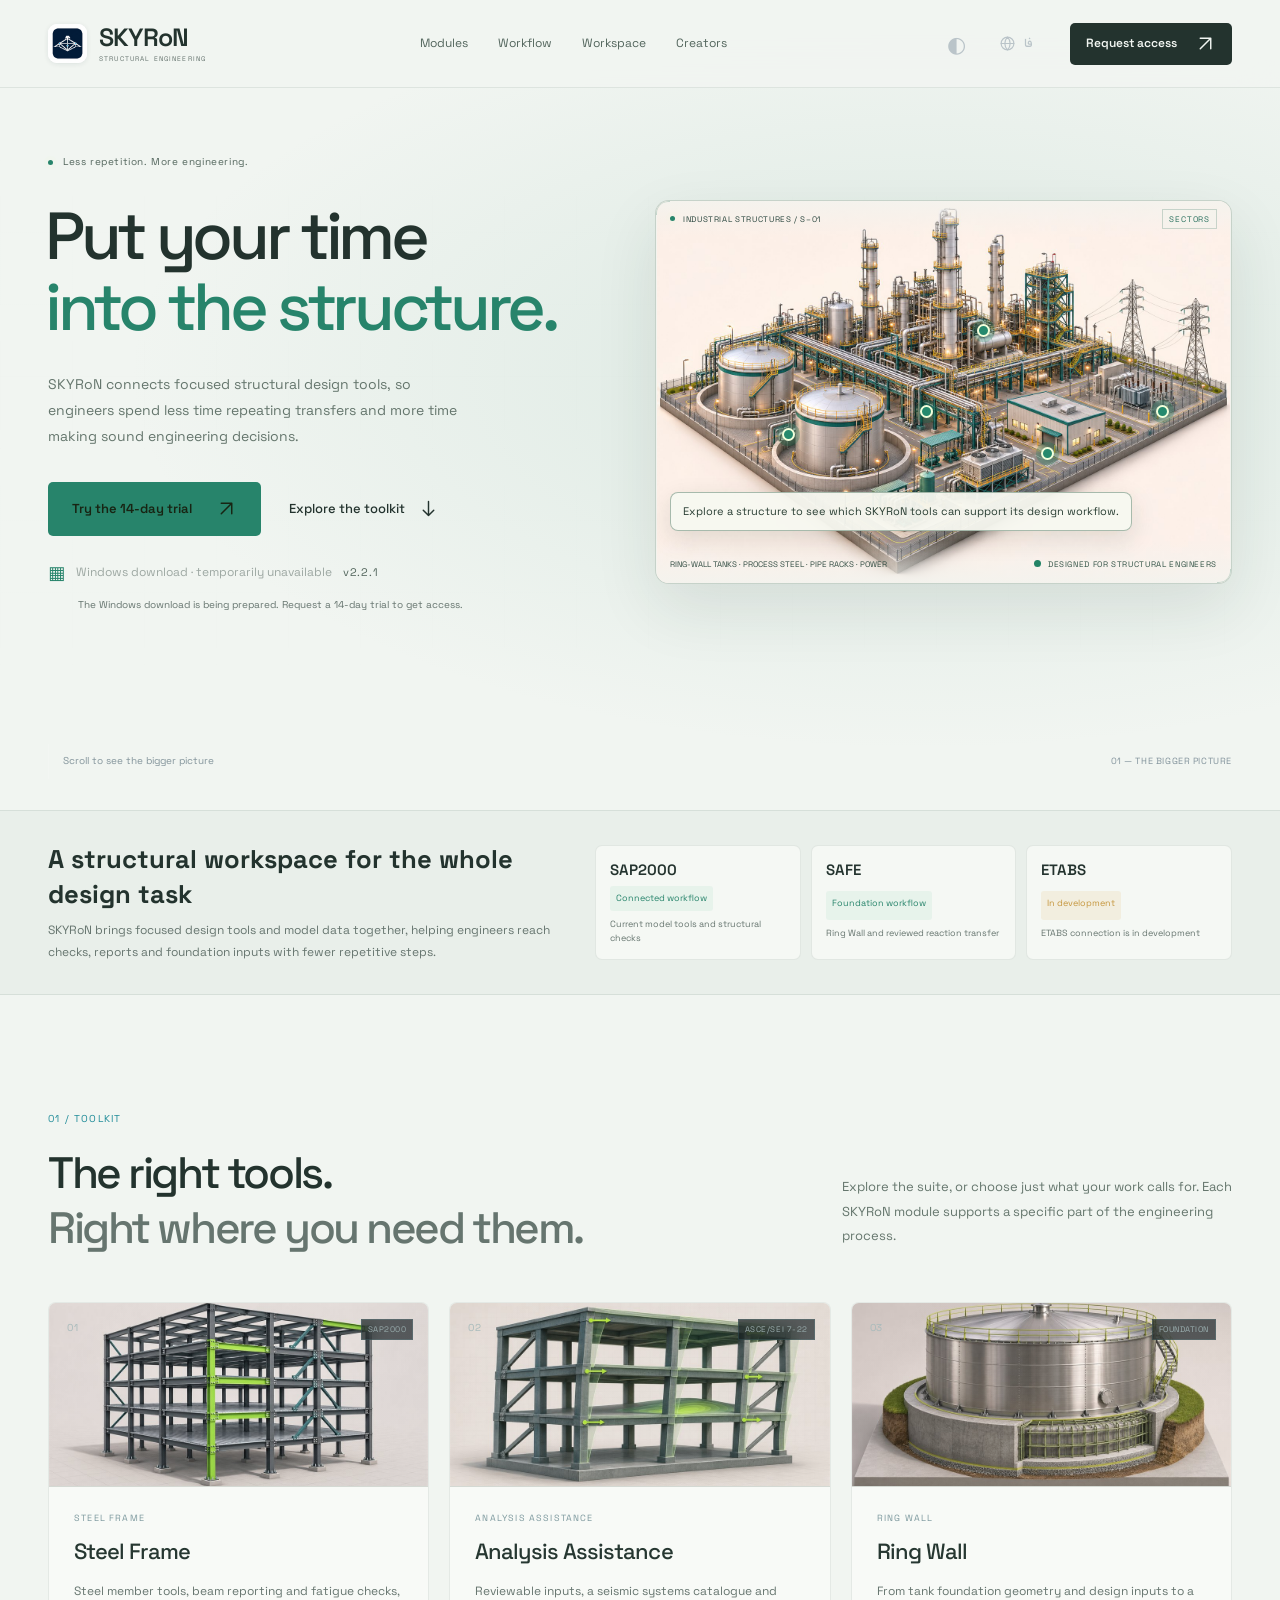
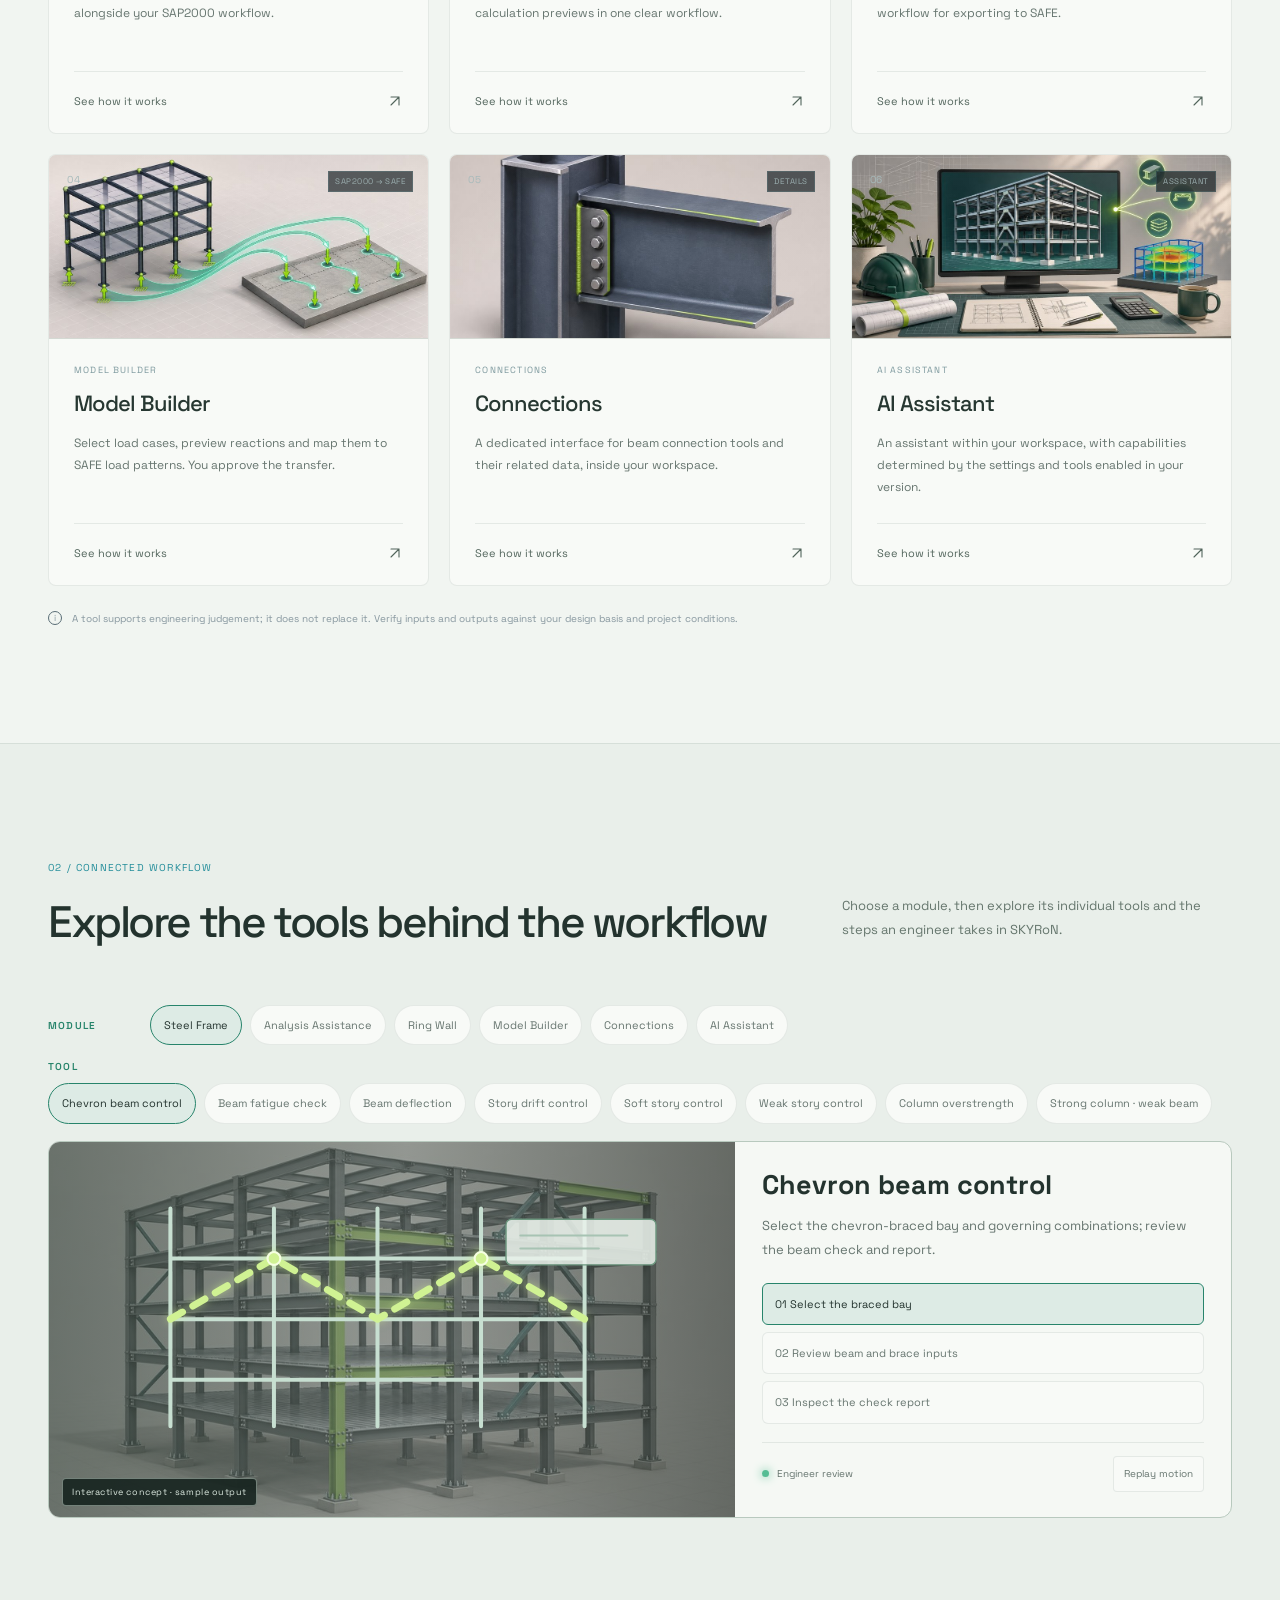
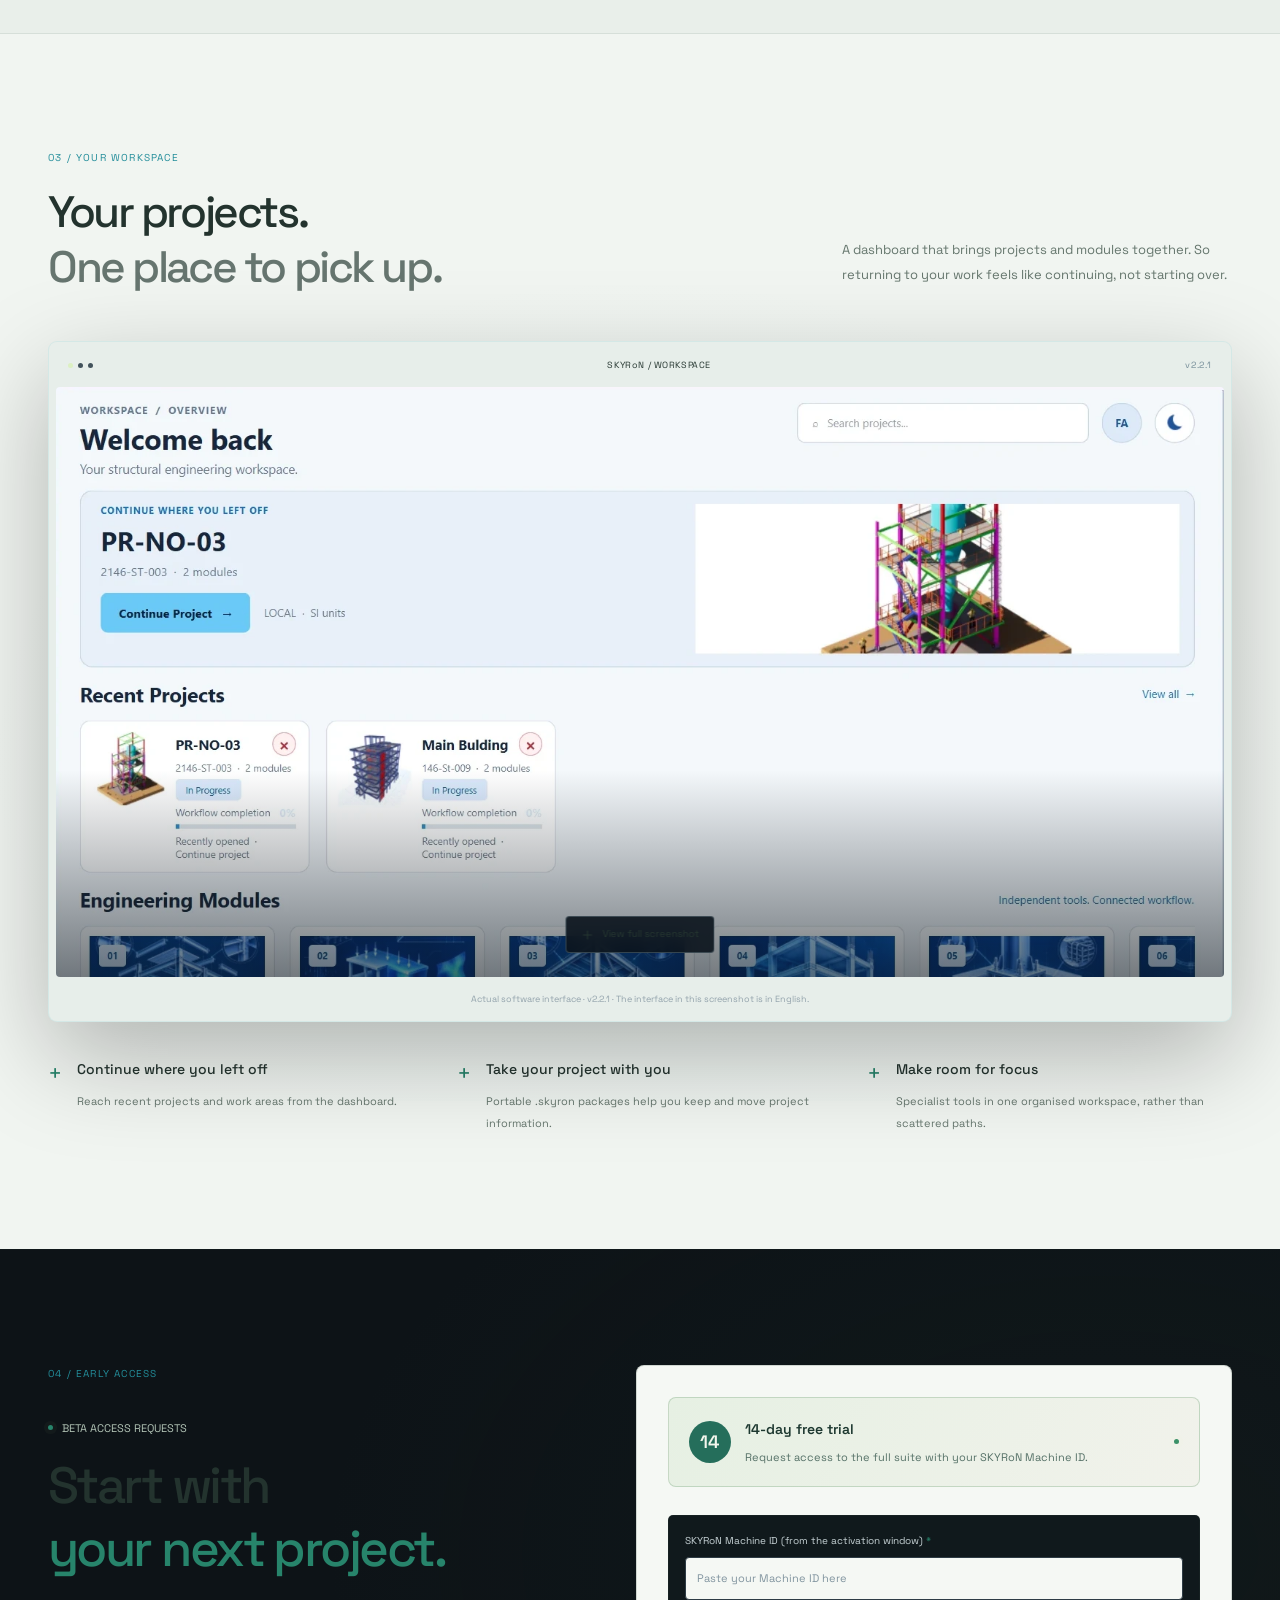
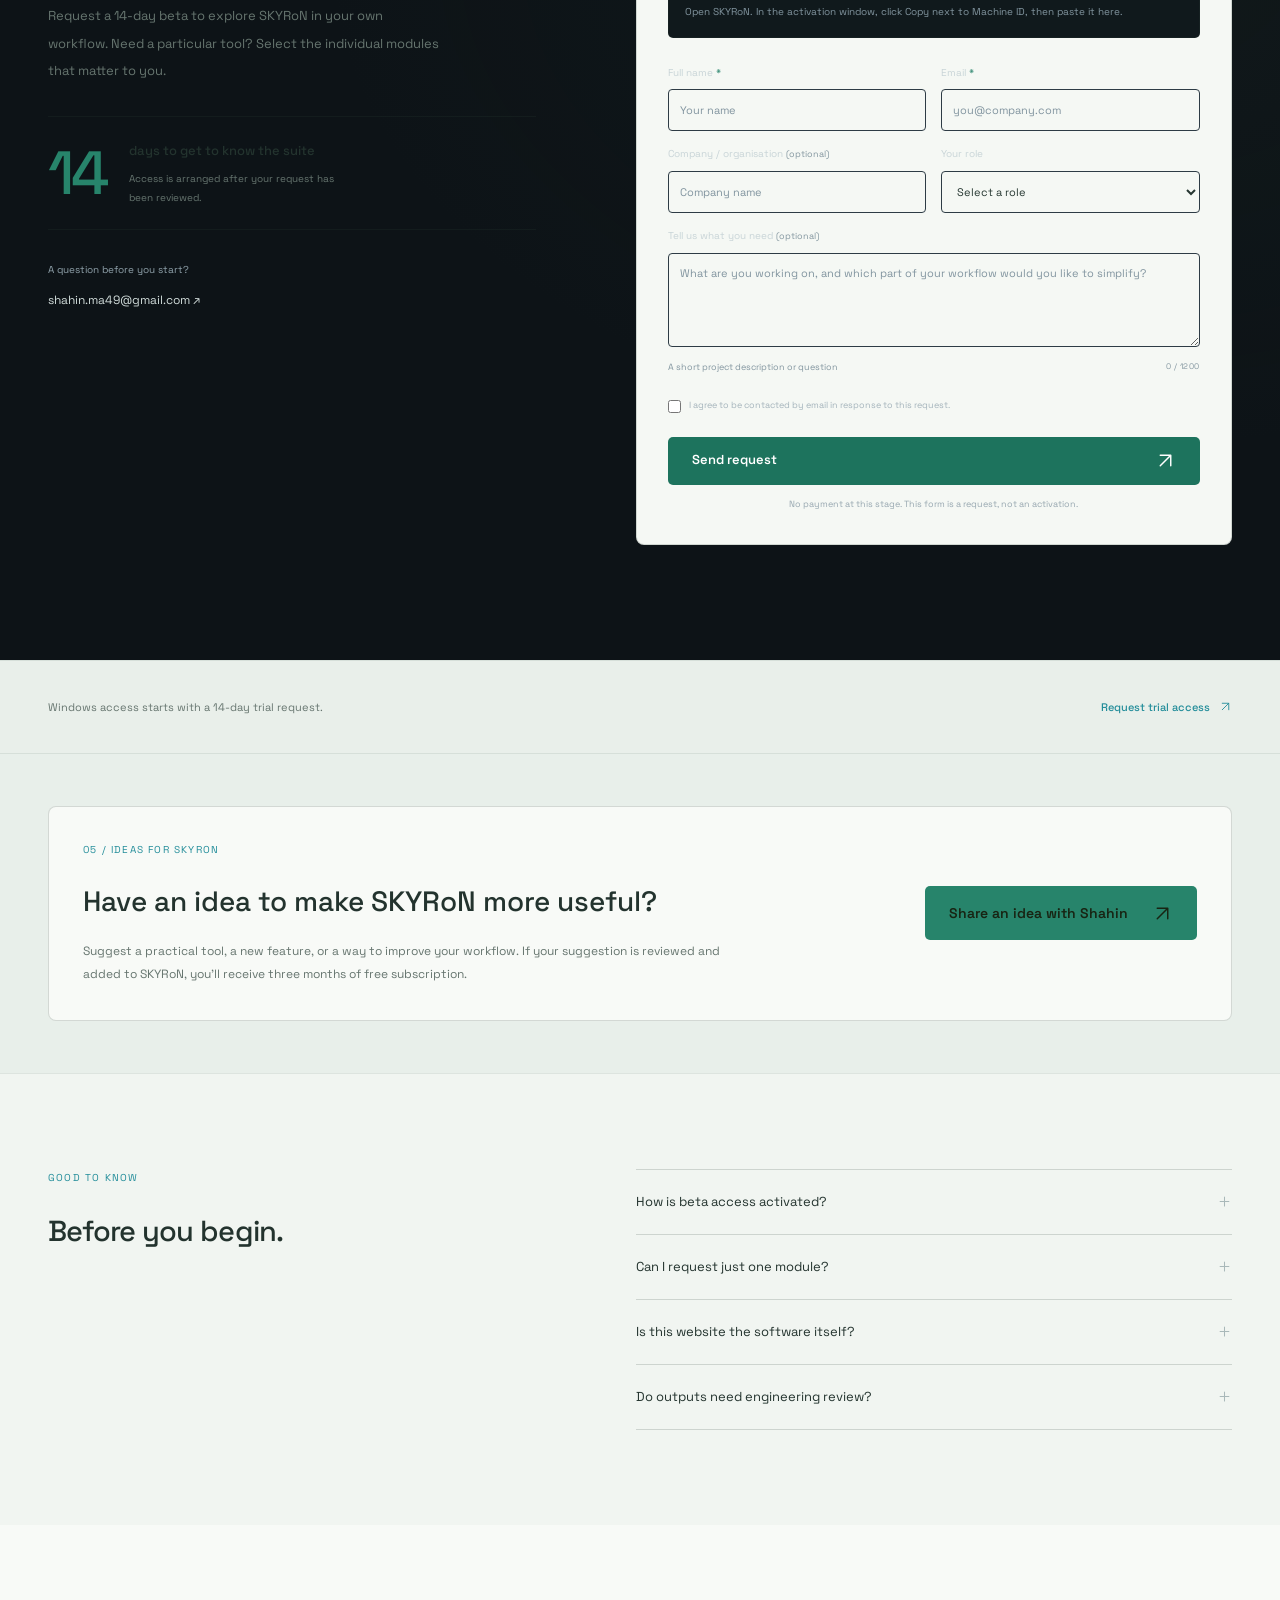
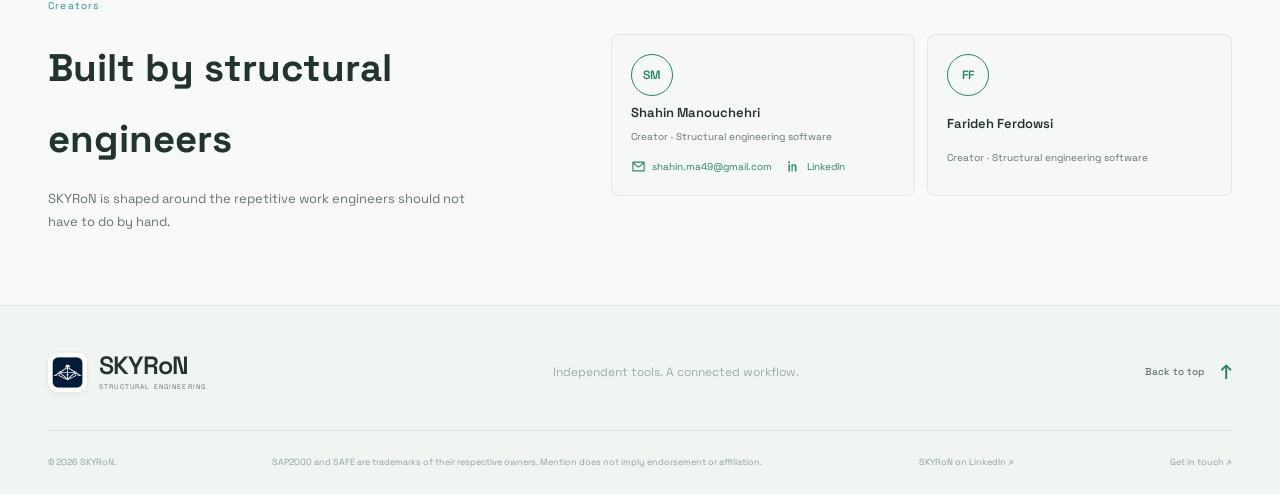
<file: index.html>
<!doctype html>
<html lang="en" dir="ltr">
<head>
  <meta charset="utf-8">
  <meta name="viewport" content="width=device-width, initial-scale=1">
  <meta name="theme-color" content="#f2f5f2">
  <meta name="description" content="Meet SKYRoN, a Windows workspace for structural engineers. Review SAP2000-to-SAFE reaction transfers, explore a 14-day trial and request your license.">
  <meta property="og:title" content="SKYRoN — A clearer flow for structural engineering">
  <meta property="og:description" content="Independent tools. Connected thinking. Explore SKYRoN and request 14-day beta access.">
  <meta property="og:type" content="website">
  <title>SKYRoN — A clearer flow for structural engineering</title>
  <link rel="icon" href="assets/favicon.svg" type="image/svg+xml">
  <link rel="preload" href="assets/vazirmatn.woff2" as="font" type="font/woff2" crossorigin>
  <link rel="preload" href="assets/space-grotesk.woff2" as="font" type="font/woff2" crossorigin>
  <link rel="stylesheet" href="styles.css">
  <script defer src="app.js?v=5"></script>
  <link rel="stylesheet" href="site-enhancements.css?v=5">
</head>
<body>
  <a class="skip-link" href="#main" data-i18n="skip">رفتن به محتوای اصلی</a>
  <div class="scroll-progress" aria-hidden="true"></div>
  <svg class="svg-library" xmlns="http://www.w3.org/2000/svg" aria-hidden="true">
    <symbol id="mark" viewBox="0 0 40 44"><path d="m20 2 17 10v20L20 42 3 32V12Z"/><path d="m3 32 17-10 17 10M20 2v20M10 28V16l10-6 10 6v12M10 16l20 12M30 16 10 28"/></symbol>
    <symbol id="arrow" viewBox="0 0 24 24"><path d="M5 12h14m-6-6 6 6-6 6"/></symbol>
    <symbol id="diagonal" viewBox="0 0 24 24"><path d="M6 18 18 6M6 6h12v12"/></symbol>
    <symbol id="down" viewBox="0 0 24 24"><path d="M12 4v16m-6-6 6 6 6-6"/></symbol>
    <symbol id="check" viewBox="0 0 24 24"><path d="m5 12 4 4L19 6"/></symbol>
    <symbol id="close" viewBox="0 0 24 24"><path d="m6 6 12 12M6 18 18 6"/></symbol>
    <symbol id="globe" viewBox="0 0 24 24"><circle cx="12" cy="12" r="9"/><path d="M3 12h18M12 3c5 5 5 13 0 18-5-5-5-13 0-18Z"/></symbol>
    <symbol id="plus" viewBox="0 0 24 24"><path d="M12 5v14M5 12h14"/></symbol>
    <symbol id="layers" viewBox="0 0 24 24"><path d="m3 7 9-5 9 5-9 5ZM3 12l9 5 9-5M3 17l9 5 9-5"/></symbol>
    <symbol id="windows" viewBox="0 0 24 24"><path d="m3 5 8-1v7H3Zm10-1 8-1v8h-8ZM3 13h8v7l-8-1Zm10 0h8v8l-8-1Z"/></symbol>
  </svg>

  <header class="site-header">
    <div class="container header-inner">
      <a class="brand" href="#top" aria-label="SKYRoN">
        <img class="brand-mark" src="assets/skyron-app-icon.png" width="40" height="40" alt="" decoding="async">
        <span class="brand-word" dir="ltr">SKYRoN<span class="brand-sub">STRUCTURAL ENGINEERING</span></span>
      </a>
      <nav class="desktop-nav" aria-label="ناوبری اصلی" data-i18n-aria="navLabel">
        <a href="#modules" data-i18n="navModules">ماژول‌ها</a>
        <a href="#workflow" data-i18n="navWorkflow">جریان کار</a>
        <a href="#workspace" data-i18n="navWorkspace">محیط نرم‌افزار</a>
      </nav>
      <div class="header-actions">
        <button class="language-switch" id="themeSwitch" type="button" aria-label="Switch to dark theme" title="Appearance">◐</button>
        <button class="language-switch" id="languageSwitch" type="button" aria-label="Switch to Persian"><svg class="icon"><use href="#globe"/></svg><span id="languageLabel">فا</span></button>
        <a class="button button-small button-light header-cta" href="#access"><span data-i18n="navAccess">درخواست دسترسی</span><svg class="icon directional"><use href="#diagonal"/></svg></a>
        <button class="menu-toggle" type="button" aria-controls="mobileMenu" aria-expanded="false" aria-label="باز کردن فهرست" data-i18n-aria="menuOpen"><span></span><span></span></button>
      </div>
    </div>
    <nav class="mobile-menu" id="mobileMenu" hidden aria-label="منوی موبایل" data-i18n-aria="navLabel">
      <a href="#modules" data-i18n="navModules">ماژول‌ها</a><a href="#workflow" data-i18n="navWorkflow">جریان کار</a><a href="#workspace" data-i18n="navWorkspace">محیط نرم‌افزار</a><a href="#access" data-i18n="navAccess">درخواست دسترسی</a>
    </nav>
  </header>

  <main id="main">
    <section class="hero" id="top">
      <div class="hero-grid-bg" aria-hidden="true"></div>
      <div class="container hero-layout">
        <div class="hero-copy">
          <div class="eyebrow"><span class="status-dot"></span><span data-i18n="heroEyebrow">ابزارهای مستقل. تفکر یکپارچه.</span></div>
          <h1><span data-i18n="heroLine1">مهندسی،</span><br><span class="accent-text" data-i18n="heroLine2">با جریانِ روشن‌تر.</span></h1>
          <p class="hero-description" data-i18n="heroDescription">از مدل سازه تا گام بعدی طراحی؛ ابزارهای تخصصی‌تان را در یک محیط منظم کنار هم داشته باشید. با تمرکز بیشتر بر مهندسی، نه جابه‌جایی اطلاعات.</p>
          <div class="hero-actions"><a class="button button-accent" href="#access"><span data-i18n="heroCta">درخواست بتای ۱۴روزه</span><svg class="icon directional"><use href="#diagonal"/></svg></a><a class="text-link" href="#modules"><span data-i18n="heroSecondary">کشف ماژول‌ها</span><svg class="icon"><use href="#down"/></svg></a></div>
          <div class="hero-platform"><svg class="icon windows-icon"><use href="#windows"/></svg><span data-i18n="heroPlatform">نرم‌افزار دسکتاپ ویندوز</span><span class="tiny-separator"></span><span class="mono" dir="ltr">v2.2.1</span></div>
        </div>
        <div class="hero-visual" id="heroVisual" dir="ltr">
          <div class="visual-topline"><span><span class="status-dot"></span>INDUSTRIAL STRUCTURES / S–01</span><span class="visual-3d">SECTORS</span></div>
          <img id="plantDiagram" src="assets/oil-gas-facility.jpg" alt="Detailed 3D rendering of an oil and gas plant with ring-wall tanks, process towers, pipe racks, steel buildings and a substation" data-i18n-alt="plantDiagramAlt" width="1536" height="1024" fetchpriority="high">
          <div class="model-note"><span class="note-line"></span><span class="mono"><span data-i18n="plantMapLabel">OIL &amp; GAS STRUCTURES</span><br><strong data-i18n="conceptOnly">CONCEPT RENDER · NOT ANALYSIS DATA</strong></span></div>
          <div class="visual-bottomline"><span class="mono" data-i18n="sectorCaption">RING-WALL TANKS · PROCESS STEEL · PIPE RACKS · POWER</span><span class="plant-legend"><i></i><span data-i18n="engineeringFocus">DESIGNED FOR ENGINEERS</span></span></div>
          <span class="visual-corner corner-a" aria-hidden="true"></span><span class="visual-corner corner-b" aria-hidden="true"></span>
        </div>
      </div>
      <div class="container hero-footer"><a class="scroll-cue" href="#modules"><span class="scroll-cue-line"></span><span data-i18n="scrollCue">برای کشف بیشتر، اسکرول کنید</span></a><span class="mono hero-index">01 — THE BIGGER PICTURE</span></div>
    </section>

    <div class="connection-strip"><div class="container connection-inner"><span data-i18n="connectionTitle">Built around the tools engineers already use</span><div class="connection-tools" dir="ltr"><span>SAP2000</span><span class="connection-line"><i></i></span><strong>SKYRoN</strong><span class="connection-line"><i></i></span><span>SAFE</span></div><span class="connection-footnote" data-i18n="connectionNote">Engineers review and approve every transfer.</span></div></div>

    <section class="section modules-section" id="modules">
      <div class="container">
        <div class="section-heading reveal"><div><span class="section-number mono">01 / TOOLKIT</span><h2><span data-i18n="modulesTitle1">ابزار درست.</span><br><span class="text-muted" data-i18n="modulesTitle2">در جای درست.</span></h2></div><p data-i18n="modulesIntro">کل مجموعه یا فقط ابزار موردنیازتان؛ ماژول‌های SKYRoN برای بخش‌های مشخصی از کار مهندسی طراحی شده‌اند.</p></div>
        <div class="module-grid" id="moduleGrid">
          <article class="module-card reveal" data-module="steel"><div class="card-art"><img src="assets/module-steel.jpg" width="400" height="200" alt="" loading="lazy"><span class="module-number mono">01</span><span class="module-tag mono">SAP2000</span></div><div class="card-body"><span class="module-english mono">STEEL FRAME</span><h3 data-i18n="steelTitle">قاب فولادی</h3><p data-i18n="steelSummary">ابزارهای اعضای فولادی، گزارش‌گیری تیر و بررسی خستگی؛ در امتداد گردش‌کار SAP2000.</p><button type="button" class="card-link" data-details="steel"><span data-i18n="exploreModule">نگاهی به ماژول</span><svg class="icon directional"><use href="#diagonal"/></svg></button></div></article>
          <article class="module-card reveal" data-module="analysis"><div class="card-art"><img src="assets/module-analysis.jpg" width="400" height="200" alt="" loading="lazy"><span class="module-number mono">02</span><span class="module-tag mono">ASCE/SEI 7-22</span></div><div class="card-body"><span class="module-english mono">ANALYSIS ASSISTANCE</span><h3 data-i18n="analysisTitle">دستیار تحلیل</h3><p data-i18n="analysisSummary">ورودی‌های قابل‌بررسی، کاتالوگ سیستم‌های لرزه‌ای و پیش‌نمایش محاسبات در یک مسیر روشن.</p><button type="button" class="card-link" data-details="analysis"><span data-i18n="exploreModule">نگاهی به ماژول</span><svg class="icon directional"><use href="#diagonal"/></svg></button></div></article>
          <article class="module-card reveal" data-module="ring"><div class="card-art"><img src="assets/module-ring.jpg" width="400" height="200" alt="" loading="lazy"><span class="module-number mono">03</span><span class="module-tag mono">FOUNDATION</span></div><div class="card-body"><span class="module-english mono">RING WALL</span><h3 data-i18n="ringTitle">فونداسیون حلقوی</h3><p data-i18n="ringSummary">از تعریف هندسه و داده‌های طراحی مخزن تا گردش‌کار خروجی به SAFE.</p><button type="button" class="card-link" data-details="ring"><span data-i18n="exploreModule">نگاهی به ماژول</span><svg class="icon directional"><use href="#diagonal"/></svg></button></div></article>
          <article class="module-card reveal" data-module="builder"><div class="card-art"><img src="assets/module-builder.jpg" width="400" height="200" alt="" loading="lazy"><span class="module-number mono">04</span><span class="module-tag mono">SAP2000 → SAFE</span></div><div class="card-body"><span class="module-english mono">MODEL BUILDER</span><h3 data-i18n="builderTitle">انتقال مدل و واکنش‌ها</h3><p data-i18n="builderSummary">انتخاب حالت‌های بار، پیش‌نمایش واکنش‌ها و نگاشت به الگوهای بار SAFE؛ با تأیید شما.</p><button type="button" class="card-link" data-details="builder"><span data-i18n="exploreModule">نگاهی به ماژول</span><svg class="icon directional"><use href="#diagonal"/></svg></button></div></article>
          <article class="module-card reveal" data-module="connections"><div class="card-art"><img src="assets/module-connections.jpg" width="400" height="200" alt="" loading="lazy"><span class="module-number mono">05</span><span class="module-tag mono">DETAILS</span></div><div class="card-body"><span class="module-english mono">CONNECTIONS</span><h3 data-i18n="connectionsTitle">اتصالات</h3><p data-i18n="connectionsSummary">دسترسی منظم به رابط و داده‌های مرتبط با اتصالات تیر، در محیط کاری نرم‌افزار.</p><button type="button" class="card-link" data-details="connections"><span data-i18n="exploreModule">نگاهی به ماژول</span><svg class="icon directional"><use href="#diagonal"/></svg></button></div></article>
          <article class="module-card reveal" data-module="ai"><div class="card-art"><img src="assets/module-ai.jpg" width="400" height="200" alt="" loading="lazy"><span class="module-number mono">06</span><span class="module-tag mono">ASSISTANT</span></div><div class="card-body"><span class="module-english mono">AI ASSISTANT</span><h3 data-i18n="aiTitle">دستیار هوش مصنوعی</h3><p data-i18n="aiSummary">دسترسی به دستیار در فضای کار؛ با قابلیت‌هایی که بر اساس تنظیمات و ابزارهای فعال در دسترس‌اند.</p><button type="button" class="card-link" data-details="ai"><span data-i18n="exploreModule">نگاهی به ماژول</span><svg class="icon directional"><use href="#diagonal"/></svg></button></div></article>
        </div>
        <p class="engineering-note reveal"><span class="note-symbol" aria-hidden="true">i</span><span data-i18n="engineeringNote">ابزار، همراه قضاوت مهندسی است؛ نه جایگزین آن. ورودی‌ها و خروجی‌ها باید با مبانی طراحی و شرایط پروژه تطبیق داده شوند.</span></p>
      </div>
    </section>
    <section class="connection-strip compatibility-strip" aria-label="Supported software"><div class="container connection-inner"><span data-i18n="supportTitle">Clear compatibility status</span><div class="connection-tools" dir="ltr"><strong>SAP2000</strong><span class="compat-arrow" aria-hidden="true">→</span><strong>SAFE</strong><span class="compat-arrow" aria-hidden="true">·</span><strong>ETABS</strong></div><span data-i18n="supportNote">SAP2000 → SAFE workflow active · ETABS integration in development</span></div></section>

    <section class="section workflow-section" id="workflow">
      <div class="container">
        <div class="section-heading reveal"><div><span class="section-number mono">02 / CONNECTED WORKFLOW</span><h2 data-i18n="workflowTitle">بین مراحل، فاصله نیندازید.</h2></div><p data-i18n="workflowIntro">یک نمونه از جریان کار Model Builder؛ از انتخاب اطلاعات در SAP2000 تا انتقالِ بررسی‌شده به SAFE.</p></div>
        <div class="workflow-layout">
          <div class="workflow-graphic" dir="ltr" id="workflowGraphic" data-stage="0">
            <div class="graphic-top mono"><span>MODEL BUILDER</span><span class="status-pill" id="workflowState" data-i18n="workflowStage1">01 / LOAD CASES</span></div>
            <div class="workflow-scene" id="workflowScene" role="img" aria-label="Three-dimensional illustration of a structural frame, mapped support reactions and a SAFE foundation model" data-i18n-aria="workflowSceneLabel">
              <img src="assets/module-builder.jpg" alt="" width="960" height="549" loading="lazy" decoding="async">
              <svg class="workflow-overlay" viewBox="0 0 960 549" aria-hidden="true"><path class="route-trace" d="M175 268 C330 170 520 385 751 318"/><circle class="route-node node-a" cx="175" cy="268" r="11"/><circle class="route-node node-b" cx="474" cy="289" r="11"/><circle class="route-node node-c" cx="751" cy="318" r="11"/><path class="reaction-mark" d="M230 375v-48m-9 12 9-12 9 12m52 64v-54m-9 12 9-12 9 12m486 35v-50m-9 12 9-12 9 12"/></svg>
              <span class="scene-chip scene-source mono" data-i18n="sceneSource">FRAME MODEL · SAP2000</span>
              <span class="scene-chip scene-reactions mono" data-i18n="sceneReactions">SUPPORT REACTIONS</span>
              <span class="scene-chip scene-target mono" data-i18n="sceneTarget">FOUNDATION · SAFE</span>
              <span class="scene-approval"><i></i><span data-i18n="sceneApproval">ENGINEER REVIEW</span></span>
            </div>
            <div class="workflow-readout"><div class="readout-line"><span class="mono" data-i18n="mappingLabel">مسیر فعال</span><strong class="mono">SAP2000 → SAFE</strong></div><div class="readout-line"><span data-i18n="workflowGate">نقطهٔ کنترل</span><span class="readout-gate"><span class="status-dot"></span><span data-i18n="approvalRequired">تأیید مهندس</span></span></div></div>
            <div class="graphic-caption" data-i18n="workflowCaption">نمای شماتیک مسیر انتقال؛ نه تصویر محیط نرم‌افزار.</div>
          </div>
          <div class="workflow-steps">
            <article class="workflow-step is-active" data-step="0" aria-pressed="true" tabindex="0" role="button"><span class="step-index mono">01</span><div><h3 data-i18n="step1Title">انتخاب آگاهانهٔ ورودی‌ها</h3><p data-i18n="step1Text">حالت‌های بار موردنیاز را از SAP2000 انتخاب کنید و اطلاعات ورودی را پیش از ادامه بررسی کنید.</p><span class="step-chip mono" data-i18n="stepChip1">SELECT / INPUT</span><svg class="step-diagram" viewBox="0 0 280 88" aria-hidden="true"><rect x="10" y="12" width="72" height="58" rx="5"/><path d="M20 61V29l20-9 20 9v32m-40-24 20 10 20-10m-20 10v26m-20-14 20 11 20-11"/><text x="46" y="82" data-i18n="loadCases">LOAD CASES</text><path class="step-arrow" d="M96 42h43m-8-7 8 7-8 7"/><rect x="157" y="20" width="104" height="40" rx="4"/><path d="M170 30h35m-35 9h63m-63 9h45"/><circle cx="244" cy="40" r="8"/></svg></div></article>
            <article class="workflow-step" data-step="1" aria-pressed="false" tabindex="0" role="button"><span class="step-index mono">02</span><div><h3 data-i18n="step2Title">دیدن، پیش از انتقال</h3><p data-i18n="step2Text">پیش‌نمایش واکنش‌ها را ببینید و نگاشت حالت‌ها به الگوهای بار SAFE را کنترل کنید.</p><span class="step-chip mono" data-i18n="stepChip2">PREVIEW / MAP</span><svg class="step-diagram" viewBox="0 0 280 88" aria-hidden="true"><rect x="12" y="10" width="115" height="66" rx="5"/><path d="M25 22h80M25 32h80M25 42h80M25 52h80M25 62h80M42 17v51m24-51v51m24-51v51"/><circle class="reaction-dot" cx="42" cy="67" r="4"/><circle class="reaction-dot" cx="66" cy="67" r="4"/><circle class="reaction-dot" cx="90" cy="67" r="4"/><path class="step-arrow" d="M141 42h35m-8-7 8 7-8 7"/><rect x="191" y="17" width="75" height="53" rx="4"/><path d="m199 36 30-15 29 15-29 15zm0 0v9l29 16 30-16v-9m-30 0v18"/></svg></div></article>
            <article class="workflow-step" data-step="2" aria-pressed="false" tabindex="0" role="button"><span class="step-index mono">03</span><div><h3 data-i18n="step3Title">گام بعدی، با تأیید شما</h3><p data-i18n="step3Text">انتقال تنها پس از بررسی و تأیید شما انجام می‌شود. مسیر فعال فعلی، SAP2000 به SAFE است.</p><span class="step-chip mono" data-i18n="stepChip3">CONFIRM / TRANSFER</span><svg class="step-diagram" viewBox="0 0 280 88" aria-hidden="true"><rect x="13" y="16" width="86" height="56" rx="5"/><path d="M26 30h60m-60 12h60m-60 12h39"/><circle cx="79" cy="57" r="8"/><path class="step-arrow" d="M119 43h43m-8-7 8 7-8 7"/><path d="m183 28 14 14 28-28"/><rect x="177" y="14" width="54" height="54" rx="27"/><text x="202" y="83" data-i18n="reviewSafe">REVIEW / SAFE</text><path d="M239 43h25m-7-7 7 7-7 7" class="step-arrow"/></svg></div></article>
          </div>
        </div>
      </div>
    </section>

    <section class="section workspace-section" id="workspace"><div class="container">
      <div class="section-heading reveal"><div><span class="section-number mono">03 / YOUR WORKSPACE</span><h2><span data-i18n="workspaceTitle1">پروژه‌های شما.</span><br><span class="text-muted" data-i18n="workspaceTitle2">یک نقطهٔ شروع.</span></h2></div><p data-i18n="workspaceIntro">داشبورد، پروژه‌ها و ماژول‌ها را کنار هم قرار می‌دهد؛ تا برگشتن به کار، ادامهٔ همان مسیر قبلی باشد.</p></div>
      <figure class="workspace-figure reveal"><div class="window-topbar"><div class="window-dots" aria-hidden="true"><i></i><i></i><i></i></div><span class="mono" dir="ltr">SKYRoN / WORKSPACE</span><span class="window-version mono" dir="ltr">v2.2.1</span></div><button type="button" id="expandScreenshot" class="screenshot-button" aria-label="بزرگ‌نمایی تصویر محیط نرم‌افزار" data-i18n-aria="expandScreenshot"><img src="assets/skyron-workspace.webp" width="1600" height="989" loading="lazy" alt="محیط واقعی SKYRoN نسخهٔ ۲.۲.۱ شامل پروژه‌های اخیر و ماژول‌های مهندسی" data-i18n-alt="screenshotAlt"><span class="screenshot-expand"><svg class="icon"><use href="#plus"/></svg><span data-i18n="viewScreenshot">مشاهدهٔ تصویر کامل</span></span></button><figcaption data-i18n="screenshotCaption">تصویر واقعی محیط نرم‌افزار · نسخهٔ ۲.۲.۱ · زبان رابط در این تصویر انگلیسی است.</figcaption></figure>
      <div class="workspace-features"><div class="workspace-feature reveal"><span class="feature-cross">+</span><div><h3 data-i18n="feature1Title">ادامه از همان‌جا</h3><p data-i18n="feature1Text">دسترسی به پروژه‌های اخیر و بخش‌های کاری، از داشبورد.</p></div></div><div class="workspace-feature reveal"><span class="feature-cross">+</span><div><h3 data-i18n="feature2Title">پروژه، همراه شما</h3><p data-i18n="feature2Text">بسته‌های قابل‌انتقال .skyron برای نگهداری و جابه‌جایی اطلاعات پروژه.</p></div></div><div class="workspace-feature reveal"><span class="feature-cross">+</span><div><h3 data-i18n="feature3Title">فضایی برای تمرکز</h3><p data-i18n="feature3Text">ابزارهای تخصصی در یک محیط کاری منظم، به‌جای مسیرهای پراکنده.</p></div></div></div>
    </div></section>

    <section class="section access-section" id="access"><div class="container access-layout">
      <div class="access-copy reveal"><span class="section-number mono">04 / EARLY ACCESS</span><div class="beta-badge"><span class="status-dot"></span><span data-i18n="betaBadge">درخواست دسترسی بتا</span></div><h2><span data-i18n="accessTitle1">با پروژهٔ بعدی،</span><br><span class="accent-text" data-i18n="accessTitle2">شروع کنید.</span></h2><p class="access-description" data-i18n="accessIntro">برای بررسی SKYRoN در جریان کار خودتان، بتای ۱۴روزه را درخواست کنید. فقط یک ابزار می‌خواهید؟ ماژول‌های موردنیازتان را انتخاب کنید.</p><div class="trial-summary"><span class="trial-number" data-i18n="trialNumber">۱۴</span><div><strong data-i18n="trialTitle">روز برای آشنایی با مجموعه</strong><span data-i18n="trialNote">دسترسی پس از بررسی درخواست و هماهنگی فعال می‌شود.</span></div></div><div class="contact-direct"><span data-i18n="directQuestion">پرسشی پیش از شروع دارید؟</span><a href="mailto:shahin.ma49@gmail.com" class="mono" dir="ltr">shahin.ma49@gmail.com <span aria-hidden="true">↗</span></a></div></div>
      <div class="access-form-card reveal">
        <form id="requestForm" action="https://formspree.io/f/xjywwrdg" method="POST" novalidate>
          <input type="hidden" name="_subject" value="SKYRoN — 14-day beta / module request"><input type="hidden" name="language" id="formLanguage" value="fa"><input type="hidden" name="request_type" id="requestType" value="14-day trial license request"><div class="honeypot" aria-hidden="true"><label for="_gotcha">Leave empty</label><input type="text" name="_gotcha" id="_gotcha" tabindex="-1" autocomplete="off"></div>
          <div class="trial-choice"><span class="trial-choice-mark" aria-hidden="true" data-i18n="trialDays">14</span><span><strong data-i18n="optionBeta">14-day free trial</strong><small data-i18n="optionBetaNote">Access to the full suite</small></span><span class="status-dot" aria-hidden="true"></span></div>
          <div class="form-grid"><div class="field full machine-id-field"><label for="machineId"><span data-i18n="machineLabel">Machine ID from the SKYRoN activation window</span> <span class="required">*</span></label><input id="machineId" name="machine_id" maxlength="200" autocomplete="off" required placeholder="Open SKYRoN, select Copy next to Machine ID, then paste" data-i18n-placeholder="machinePlaceholder"><span class="field-help" data-i18n="machineHelp">In the activation window, select Copy next to your Machine ID, then paste it here.</span></div><div class="field"><label for="fullName"><span data-i18n="nameLabel">نام و نام خانوادگی</span> <span class="required">*</span></label><input id="fullName" name="name" autocomplete="name" required maxlength="120" placeholder="نام شما" data-i18n-placeholder="namePlaceholder" aria-describedby="nameError"><span class="field-error" id="nameError"></span></div><div class="field"><label for="email"><span data-i18n="emailLabel">ایمیل</span> <span class="required">*</span></label><input id="email" name="email" type="email" dir="ltr" autocomplete="email" required maxlength="254" placeholder="you@company.com" aria-describedby="emailError"><span class="field-error" id="emailError"></span></div><div class="field"><label for="company"><span data-i18n="companyLabel">شرکت یا مجموعه</span> <span class="optional" data-i18n="optional">(اختیاری)</span></label><input id="company" name="company" autocomplete="organization" maxlength="160" placeholder="نام مجموعه" data-i18n-placeholder="companyPlaceholder"></div><div class="field"><label for="role" data-i18n="roleLabel">حوزهٔ فعالیت</label><select id="role" name="role"><option value="" data-i18n="rolePlaceholder">انتخاب کنید</option><option value="Structural Engineer" data-i18n="roleEngineer">مهندس سازه</option><option value="Structural Designer" data-i18n="roleDesigner">طراح سازه</option><option value="Engineering Manager" data-i18n="roleManager">مدیر مهندسی</option><option value="Student" data-i18n="roleStudent">دانشجو / پژوهشگر</option><option value="Other" data-i18n="roleOther">سایر</option></select></div><div class="field full"><label for="message"><span data-i18n="messageLabel">از نیازتان بگویید</span> <span class="optional" data-i18n="optional">(اختیاری)</span></label><textarea id="message" name="message" maxlength="1200" rows="3" placeholder="چه نوع پروژه‌ای دارید و کدام بخش از کار را می‌خواهید ساده‌تر کنید؟" data-i18n-placeholder="messagePlaceholder"></textarea><div class="field-help"><span data-i18n="messageHelp">شرح کوتاه پروژه یا پرسش شما</span><span class="mono" dir="ltr"><span id="charCount">0</span> / 1200</span></div></div></div>
          <label class="consent-label"><input type="checkbox" id="consent" name="contact_consent" value="yes" required aria-describedby="consentError"><span data-i18n="consentText">موافقم برای پاسخ به این درخواست، از طریق ایمیل با من تماس گرفته شود.</span></label><span class="field-error" id="consentError"></span>
          <button class="button button-accent submit-button" id="submitButton" type="submit"><span class="submit-label" data-i18n="submit">ارسال درخواست</span><span class="spinner" hidden></span><svg class="icon directional submit-arrow"><use href="#diagonal"/></svg></button><p class="privacy-note" data-i18n="privacyNote">بدون پرداخت در این مرحله؛ این فرم فقط برای ثبت درخواست است.</p><p class="form-status" id="formStatus" role="status" aria-live="polite"></p>
        </form>
        <section class="success-state" id="successState" hidden aria-labelledby="successTitle" tabindex="-1"><span class="success-icon"><svg class="icon"><use href="#check"/></svg></span><span class="mono success-eyebrow">REQUEST RECEIVED</span><h3 id="successTitle" data-i18n="successTitle">درخواست شما ارسال شد.</h3><p data-i18n="successText">از علاقهٔ شما به SKYRoN ممنونیم. برای هماهنگی دسترسی و مراحل بعد، از طریق ایمیل با شما در تماس خواهیم بود.</p><button class="text-link" type="button" id="resetForm" data-i18n="sendAnother">ثبت درخواست دیگر</button></section>
      </div>
    </div></section>

    <section class="connection-strip installer-strip" aria-label="Windows application downloads"><div class="container installer-links"><span class="installer-pending" data-i18n="installerNote">Windows access starts with a 14-day trial request.</span><a class="text-link" href="#access"><span data-i18n="installerTrialCta">Request trial access</span><svg class="icon directional"><use href="#diagonal"/></svg></a></div></section>
    <section class="feedback-section" id="feedback"><div class="container feedback-card"><div><span class="section-number mono">05 / IDEAS FOR SKYRON</span><h2 data-i18n="feedbackTitle">Have an idea to make SKYRoN more useful?</h2><p data-i18n="feedbackCopy">Suggest a practical tool, a new feature, or a way to improve your workflow. If your suggestion is reviewed and added to SKYRoN, you’ll receive three months of free subscription.</p></div><a class="button button-accent" href="mailto:shahin.ma49@gmail.com?subject=SKYRoN%20feature%20idea%20or%20improvement"><span data-i18n="feedbackCta">Share an idea with Shahin</span><svg class="icon directional"><use href="#diagonal"/></svg></a></div></section>
    <section class="faq-section" id="faq"><div class="container faq-layout"><div><span class="section-number mono">GOOD TO KNOW</span><h2 data-i18n="faqTitle">پیش از شروع</h2></div><div class="faq-list"><details><summary><span data-i18n="faq1Q">دسترسی بتا چگونه فعال می‌شود؟</span><svg class="icon"><use href="#plus"/></svg></summary><p data-i18n="faq1A">فرم درخواست را تکمیل کنید. پس از بررسی، اطلاعات مربوط به نصب، شرایط دسترسی و شروع دورهٔ ۱۴روزه از طریق ایمیل با شما هماهنگ می‌شود. ارسال فرم به‌تنهایی به معنی فعال شدن دسترسی نیست.</p></details><details><summary><span data-i18n="faq2Q">آیا می‌توانم فقط یک ماژول را درخواست کنم؟</span><svg class="icon"><use href="#plus"/></svg></summary><p data-i18n="faq2A">بله. گزینهٔ «ماژول انتخابی» را در فرم انتخاب کنید و یک یا چند ماژول موردنیاز را مشخص کنید. دربارهٔ دسترسی و شرایط همان ماژول‌ها با شما هماهنگ خواهد شد.</p></details><details><summary><span data-i18n="faq3Q">آیا این وب‌سایت خودِ نرم‌افزار است؟</span><svg class="icon"><use href="#plus"/></svg></summary><p data-i18n="faq3A">خیر. این صفحه برای معرفی SKYRoN و ثبت درخواست است. SKYRoN یک نرم‌افزار دسکتاپ ویندوزی است. اتصال به SAP2000 یا SAFE به نصب سازگار و تنظیمات محیط کاری نیاز دارد.</p></details><details><summary><span data-i18n="faq4Q">آیا خروجی‌ها نیاز به بررسی مهندسی دارند؟</span><svg class="icon"><use href="#plus"/></svg></summary><p data-i18n="faq4A">بله. مسئولیت تطبیق فرضیات، ورودی‌ها، ضوابط و خروجی‌ها با پروژه بر عهدهٔ مهندس است. امکانات دستیار AI نیز تابع تنظیمات و ابزارهای فعال نسخهٔ مورد استفاده هستند.</p></details></div></div></section>
  </main>

  <footer class="site-footer"><div class="container"><div class="footer-top"><a class="brand" href="#top" aria-label="SKYRoN"><svg class="brand-mark"><use href="#mark"/></svg><span class="brand-word" dir="ltr">SKYRoN<span class="brand-sub">STRUCTURAL ENGINEERING</span></span></a><p data-i18n="footerStatement">ابزارهای مستقل. جریان کار پیوسته.</p><a class="back-top text-link" href="#top"><span data-i18n="backTop">بازگشت به بالا</span><span aria-hidden="true">↑</span></a></div><div class="footer-bottom"><span dir="ltr">© <span id="year">2026</span> SKYRoN.</span><span data-i18n="footerDisclaimer">نام محصولات SAP2000 و SAFE متعلق به صاحبان علائم آن‌هاست؛ ذکر آن‌ها به معنی تأیید یا وابستگی نیست.</span><a href="https://www.linkedin.com/company/skyron-software/" target="_blank" rel="noopener noreferrer" data-i18n="companyLinkedin">LinkedIn شرکت SKYRoN ↗</a><a href="mailto:shahin.ma49@gmail.com" data-i18n="contactUs">تماس با ما ↗</a></div></div></footer>

  <dialog id="moduleDialog" class="module-dialog"><button type="button" class="dialog-close" data-close-dialog aria-label="بستن" data-i18n-aria="close"><svg class="icon"><use href="#close"/></svg></button><div id="moduleDialogContent"></div></dialog>
  <dialog id="screenshotDialog" class="screenshot-dialog" aria-label="تصویر محیط نرم‌افزار SKYRoN" data-i18n-aria="workspaceImageTitle"><button type="button" class="dialog-close" data-close-dialog aria-label="بستن" data-i18n-aria="close"><svg class="icon"><use href="#close"/></svg></button><img src="assets/skyron-workspace.webp" width="1600" height="989" alt="محیط واقعی SKYRoN" data-i18n-alt="screenshotAlt"></dialog>
  <noscript><div class="noscript-notice">برای تغییر زبان، مدل متحرک و ارسال فرم، JavaScript را فعال کنید. برای درخواست دسترسی می‌توانید به <a href="mailto:shahin.ma49@gmail.com">shahin.ma49@gmail.com</a> ایمیل بزنید.</div></noscript>
  <script defer src="site-enhancements.js?v=5"></script>
</body>
</html>
</file>
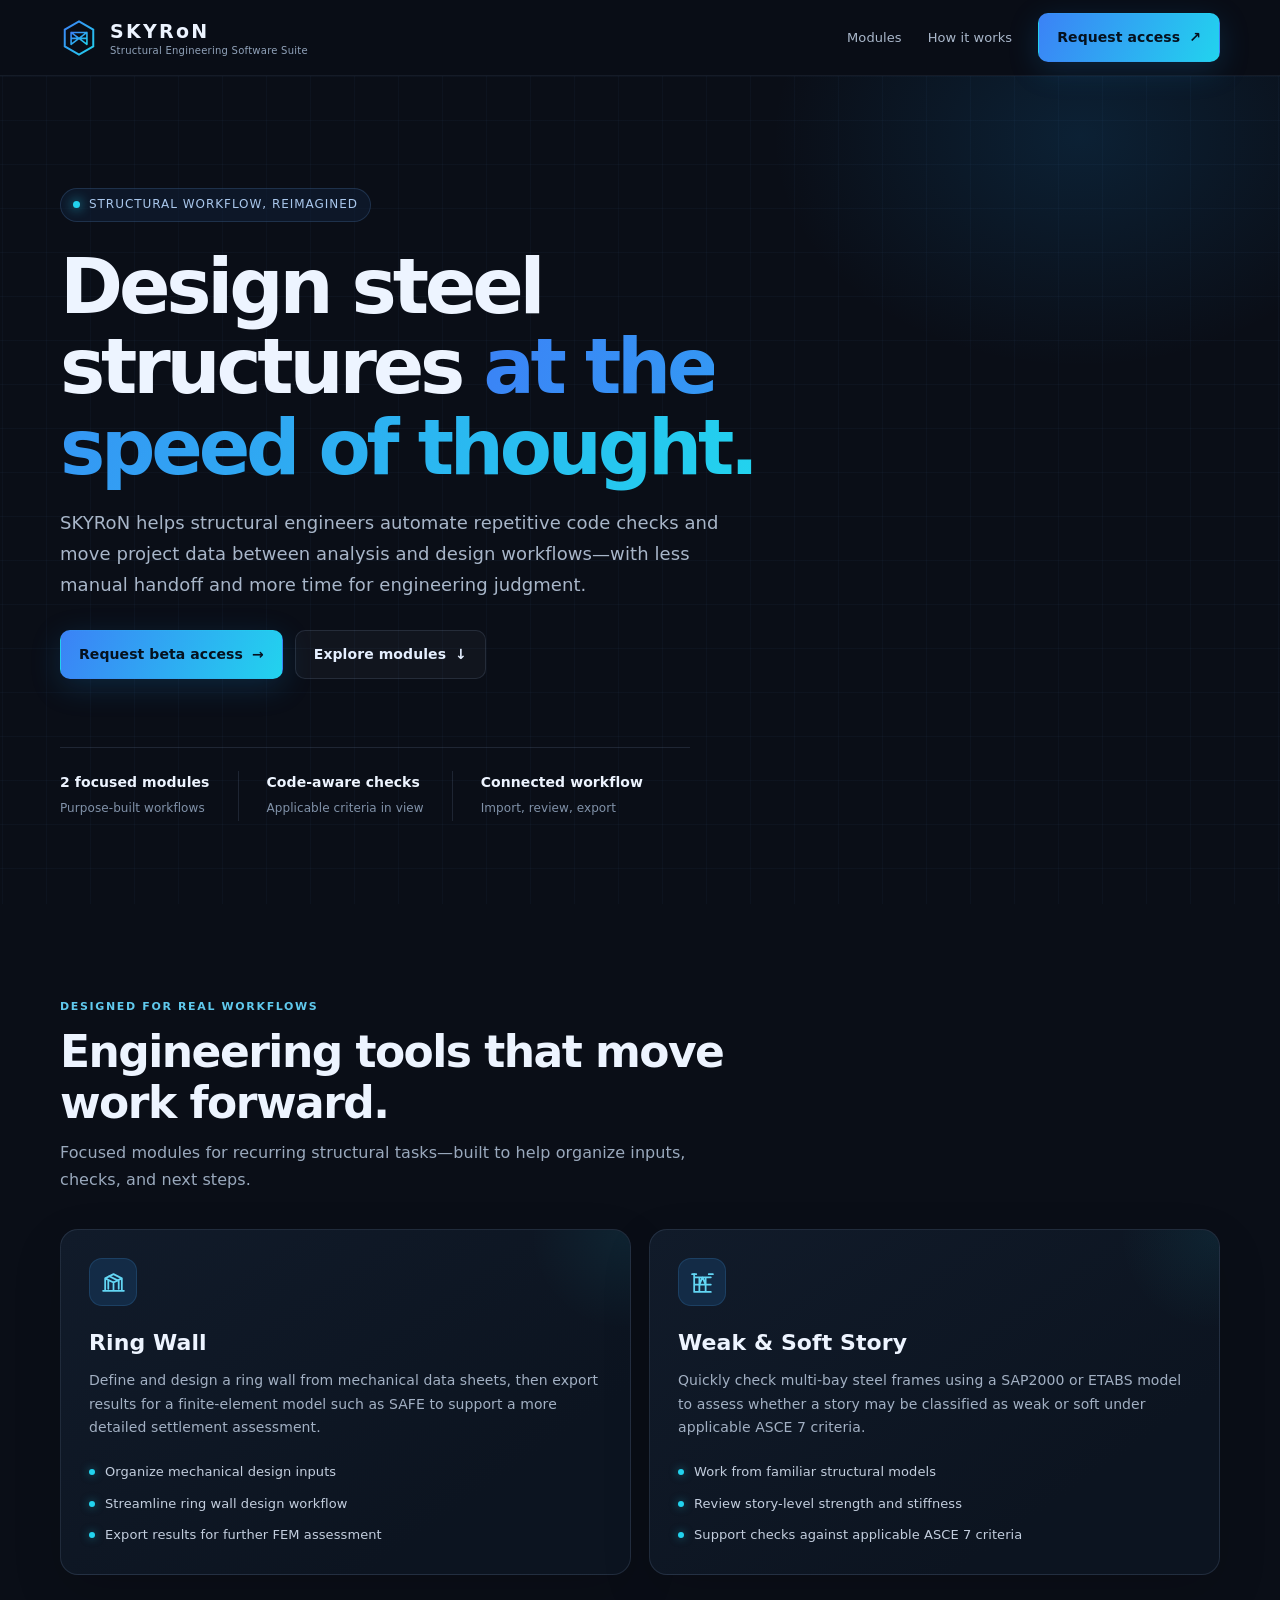
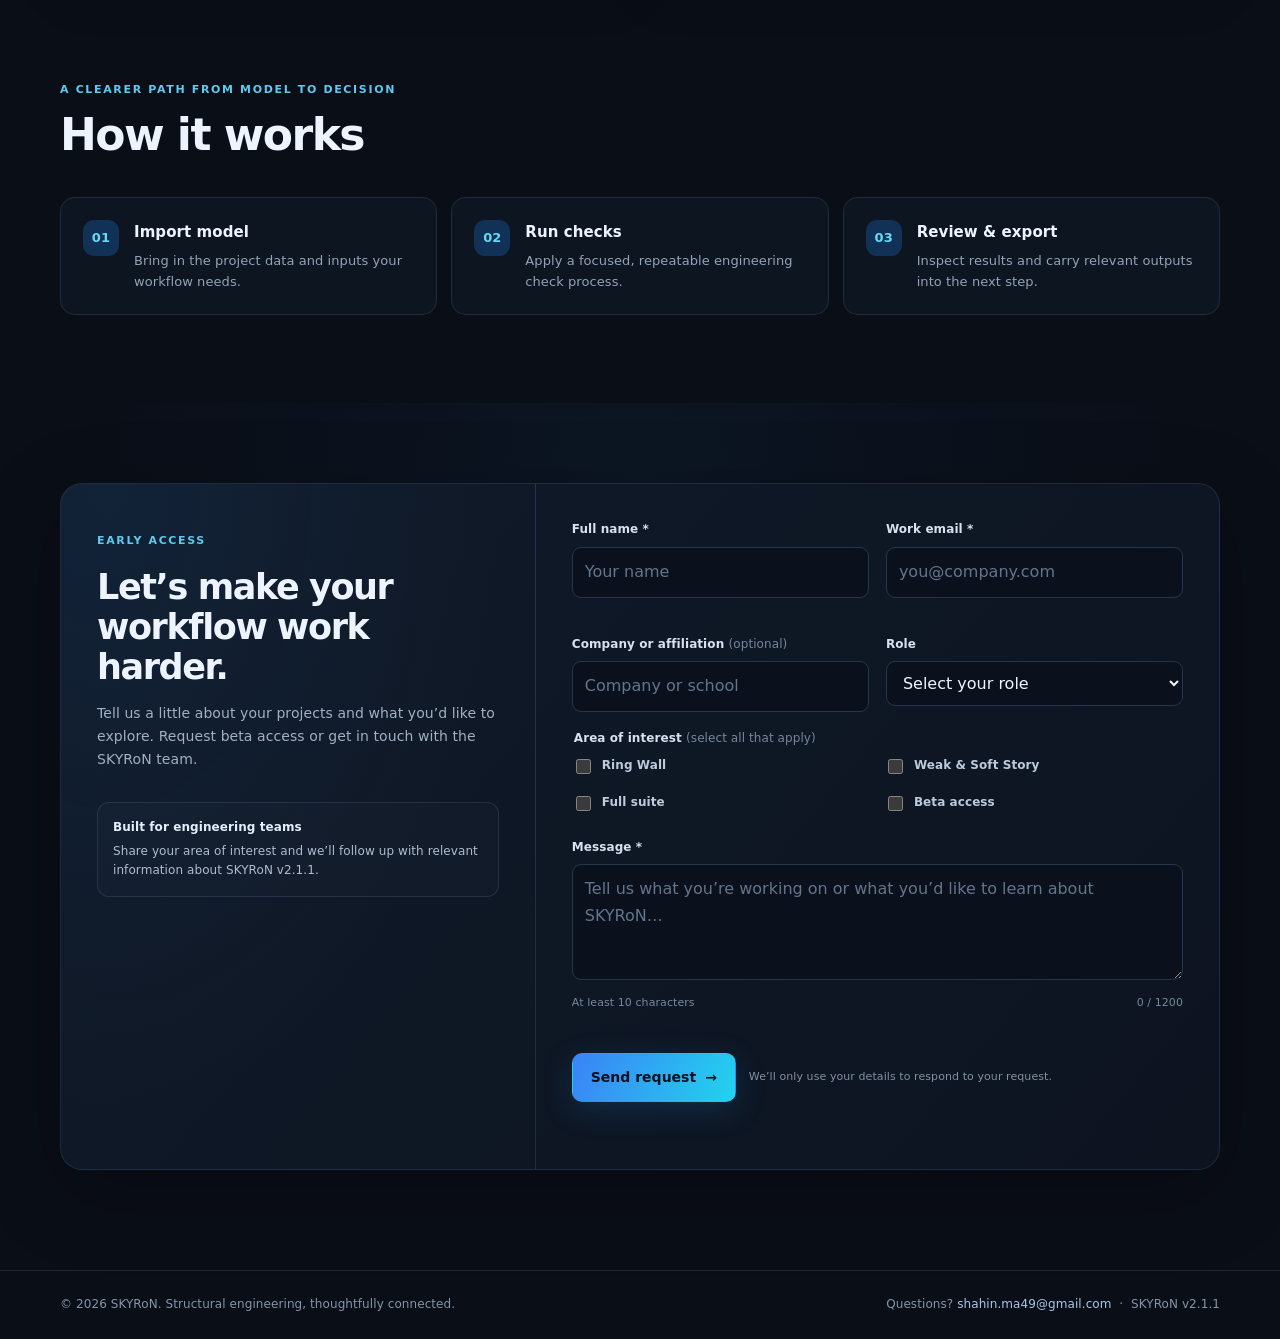
<file: index.html.html>
<!-- Setup: Replace YOUR_FORM_ID with your Formspree form ID, then upload this file to your hosting provider. -->
<!doctype html>
<html lang="en">
<head>
<meta charset="utf-8"><meta name="viewport" content="width=device-width, initial-scale=1"><meta name="theme-color" content="#0A0E17">
<meta name="description" content="SKYRoN structural engineering software suite — automate steel design checks and workflows.">
<title>SKYRoN v2.1.1 — Structural Engineering Software</title>
<style>
:root{color-scheme:dark;--bg:#0a0e17;--panel:#101827;--panel2:#0d1522;--line:rgba(148,177,212,.15);--text:#edf4ff;--muted:#9aa9bd;--blue:#3b82f6;--cyan:#22d3ee;--grad:linear-gradient(115deg,#3b82f6,#22d3ee);--max:1160px}*{box-sizing:border-box}html{scroll-behavior:smooth;scroll-padding-top:90px}body{margin:0;background:var(--bg);color:var(--text);font:16px/1.65 system-ui,-apple-system,BlinkMacSystemFont,"Segoe UI",sans-serif;letter-spacing:.005em}a{color:inherit;text-decoration:none}button,input,textarea,select{font:inherit}.wrap{width:min(calc(100% - 48px),var(--max));margin:auto}.nav{height:76px;position:sticky;top:0;z-index:10;background:rgba(10,14,23,.84);backdrop-filter:blur(16px);border-bottom:1px solid rgba(148,177,212,.09)}.navin{height:100%;display:flex;align-items:center;justify-content:space-between}.brand{display:flex;align-items:center;gap:12px}.brand svg{width:38px;height:38px}.word{font-size:19px;font-weight:800;letter-spacing:.12em}.tag{display:block;color:#91a3ba;font-size:10px;letter-spacing:.025em;margin-top:-4px}.navlinks{display:flex;align-items:center;gap:26px;color:#aab8cb;font-size:13px}.navlinks a:not(.btn):hover{color:white}.btn{display:inline-flex;align-items:center;justify-content:center;gap:9px;padding:12px 18px;border-radius:10px;border:1px solid transparent;font-size:14px;font-weight:700;transition:.2s;cursor:pointer}.btn-primary{background:var(--grad);color:#05111e;box-shadow:0 8px 30px #1681cf35}.btn-primary:hover{transform:translateY(-2px);box-shadow:0 10px 35px #1681cf55}.btn-ghost{background:#ffffff08;border-color:var(--line);color:#e5efff}.btn-ghost:hover{background:#ffffff10;border-color:#6380a3}.hero{position:relative;overflow:hidden;padding:112px 0 83px;background-image:linear-gradient(rgba(78,116,164,.055) 1px,transparent 1px),linear-gradient(90deg,rgba(78,116,164,.055) 1px,transparent 1px);background-size:44px 44px;background-position:center top}.hero:before{content:"";position:absolute;width:640px;height:480px;right:-120px;top:-180px;background:radial-gradient(ellipse,#147dc52b,transparent 68%);pointer-events:none}.hero-inner{position:relative;max-width:810px}.eyebrow{display:inline-flex;align-items:center;gap:9px;color:#a9c7ec;border:1px solid #5b8bc43b;background:#10213a80;border-radius:30px;padding:6px 12px;font-size:12px;letter-spacing:.08em;text-transform:uppercase}.dot{width:7px;height:7px;border-radius:50%;background:#22d3ee;box-shadow:0 0 12px #22d3ee}.hero h1{font-size:clamp(42px,7vw,76px);line-height:1.06;letter-spacing:-.055em;margin:25px 0 20px;max-width:800px}.gradient-text{background:var(--grad);color:transparent;background-clip:text}.lead{font-size:18px;line-height:1.7;color:#a8b6c9;max-width:690px}.actions{display:flex;gap:12px;flex-wrap:wrap;margin-top:30px}.stats{display:flex;gap:0;margin-top:68px;border-top:1px solid var(--line);padding-top:23px;max-width:630px}.stat{padding:0 28px;border-right:1px solid var(--line)}.stat:first-child{padding-left:0}.stat:last-child{border:0}.stat strong{display:block;font-size:14px}.stat span{color:#8192a9;font-size:12px}.section{padding:88px 0}.section-head{max-width:680px;margin-bottom:36px}.kicker{color:#60c9ed;font-size:11px;text-transform:uppercase;letter-spacing:.15em;font-weight:750}.section h2{font-size:clamp(30px,4vw,44px);line-height:1.15;letter-spacing:-.035em;margin:9px 0 12px}.section-head p{color:var(--muted);margin:0}.cards{display:grid;grid-template-columns:repeat(2,1fr);gap:18px}.card{position:relative;border:1px solid var(--line);border-radius:18px;background:linear-gradient(145deg,#111b2a,#0c1420 75%);padding:28px;overflow:hidden;box-shadow:0 18px 50px #0002}.card:after{content:"";position:absolute;top:-90px;right:-90px;width:190px;height:190px;background:radial-gradient(circle,#22d3ee12,transparent 70%);pointer-events:none}.iconbox{height:48px;width:48px;border-radius:13px;display:grid;place-items:center;background:#132b46;border:1px solid #347ab444;color:#63d6f4}.iconbox svg{width:25px;height:25px}.card h3{font-size:22px;margin:19px 0 8px}.card p{color:#a2b0c3;font-size:14px;margin:0;min-height:72px}.features{list-style:none;padding:0;margin:20px 0 0;display:grid;gap:10px;color:#c3cede;font-size:13px}.features li{display:flex;gap:10px;align-items:flex-start}.features li:before{content:"";width:6px;height:6px;flex:none;margin-top:8px;border-radius:50%;background:#22d3ee;box-shadow:0 0 9px #22d3ee80}.steps{display:grid;grid-template-columns:repeat(3,1fr);gap:14px}.step{border:1px solid var(--line);border-radius:15px;background:#0d1521;padding:22px;display:flex;gap:15px}.num{flex:none;width:36px;height:36px;display:grid;place-items:center;border-radius:11px;background:#123157;color:#66d8f4;font-size:13px;font-weight:800}.step h3{margin:0 0 5px;font-size:15px}.step p{margin:0;color:#93a3b8;font-size:13px}.contact{padding:80px 0 100px;background:radial-gradient(ellipse at 50% 10%,#163d6329,transparent 60%)}.contactbox{display:grid;grid-template-columns:.82fr 1.18fr;border:1px solid #6995c52b;background:linear-gradient(130deg,#101a29,#0d1420);border-radius:22px;overflow:hidden;box-shadow:0 22px 80px #0004}.contact-copy{padding:42px 36px;border-right:1px solid var(--line);background:radial-gradient(ellipse at 10% 0,#20629b20,transparent 65%)}.contact-copy h2{font-size:35px;line-height:1.15;letter-spacing:-.04em;margin:14px 0}.contact-copy p{color:#a1b0c3;font-size:14px}.note{margin-top:31px;padding:15px;border:1px solid var(--line);background:#ffffff04;border-radius:12px;color:#aebcd0;font-size:12px}.note b{display:block;color:#e4edfa;margin-bottom:4px}.form-area{padding:36px}.form-grid{display:grid;grid-template-columns:1fr 1fr;gap:17px}.field{min-width:0}.field.full{grid-column:1/-1}label,.legend{display:block;font-size:12px;color:#d7e2f1;font-weight:650;margin:0 0 7px}.optional{color:#74869d;font-weight:400}.control{width:100%;border:1px solid #26364a;background:#0a111d;border-radius:9px;color:#eef5ff;padding:11px 12px;outline:0;transition:border .15s,box-shadow .15s}.control::placeholder{color:#63758b}.control:focus{border-color:#3b9ce4;box-shadow:0 0 0 3px #288bd52a}.control[aria-invalid="true"]{border-color:#fb7185}.control select{color:white}select.control{appearance:auto}textarea.control{min-height:116px;resize:vertical}.help{display:flex;justify-content:space-between;color:#7789a1;font-size:11px;margin-top:5px}.error{display:block;min-height:17px;color:#ff9aaa;font-size:11px;margin-top:3px}.checks{display:grid;grid-template-columns:repeat(2,1fr);gap:9px 13px}.check{display:flex;align-items:center;gap:8px;color:#bccadc;font-size:12px}.check input{accent-color:#22b8df;width:15px;height:15px}.form-actions{display:flex;align-items:center;gap:13px;margin-top:4px}.form-actions small{color:#8191a6;font-size:11px}.status{min-height:22px;font-size:13px;color:#ff9aaa;margin:9px 0 0}.spinner{width:15px;height:15px;border:2px solid #07131e55;border-top-color:#07131e;border-radius:50%;animation:spin .7s linear infinite}.hidden{display:none!important}@keyframes spin{to{transform:rotate(360deg)}}.success{min-height:440px;display:grid;place-items:center;text-align:center;padding:25px}.success-icon{width:62px;height:62px;border-radius:50%;display:grid;place-items:center;background:#113a38;color:#56e3c1;margin:0 auto 18px;border:1px solid #3dd8bb55}.success h3{font-size:25px;margin:0 0 8px}.success p{color:#a8b8cb;max-width:350px;margin:auto}.footer{border-top:1px solid var(--line);padding:24px 0;color:#8494a9;font-size:12px}.footerin{display:flex;justify-content:space-between;gap:15px;flex-wrap:wrap}.footer a{color:#a9c7e8}.reveal{opacity:0;transform:translateY(14px);transition:opacity .65s ease,transform .65s ease}.reveal.visible{opacity:1;transform:none}.navbtn{display:none}
@media(max-width:800px){.wrap{width:min(calc(100% - 36px),var(--max))}.navlinks{gap:14px}.hero{padding:88px 0 65px}.contactbox{grid-template-columns:1fr}.contact-copy{border-right:0;border-bottom:1px solid var(--line);padding:30px}.contact-copy h2{font-size:30px}.form-area{padding:28px}.section{padding:70px 0}.stats{margin-top:48px}}
@media(max-width:600px){.wrap{width:calc(100% - 32px)}.nav{height:68px}.navlinks a:not(.btn){display:none}.navlinks{gap:0}.navlinks .btn{padding:10px 13px;font-size:12px}.brand svg{width:34px}.word{font-size:17px}.tag{font-size:9px}.hero{padding:70px 0 54px}.hero h1{font-size:44px}.lead{font-size:16px}.stats{margin-top:43px}.stat{padding:0 14px}.stat strong{font-size:12px}.stat span{font-size:10px}.cards,.steps{grid-template-columns:1fr}.card{padding:23px}.card p{min-height:0}.section{padding:62px 0}.contact{padding:54px 0 68px}.contact-copy{padding:25px 22px}.form-area{padding:23px 19px}.form-grid{grid-template-columns:1fr;gap:10px}.field.full{grid-column:auto}.checks{grid-template-columns:1fr 1fr}.form-actions{align-items:flex-start;flex-direction:column}.footerin{flex-direction:column}}
@media(prefers-reduced-motion:reduce){*,*::before,*::after{scroll-behavior:auto!important;animation-duration:.01ms!important;animation-iteration-count:1!important;transition-duration:.01ms!important}.reveal{opacity:1;transform:none}}
</style>
</head>
<body>
<header class="nav"><div class="wrap navin"><a class="brand" href="#top" aria-label="SKYRoN home"><svg viewBox="0 0 48 48" role="img" aria-label="SKYRoN structural mark"><defs><linearGradient id="lg" x1="0" y1="0" x2="1" y2="1"><stop stop-color="#3b82f6"/><stop offset="1" stop-color="#22d3ee"/></linearGradient></defs><path d="M24 3 42 13.5v21L24 45 6 34.5v-21L24 3Z" fill="none" stroke="url(#lg)" stroke-width="2.5"/><path d="M14 32V17h20v15M14 17l20 15M34 17 14 32M14 24.5h20" fill="none" stroke="url(#lg)" stroke-width="2" stroke-linecap="round" stroke-linejoin="round"/></svg><span><span class="word">SKYRoN</span><span class="tag">Structural Engineering Software Suite</span></span></a><nav class="navlinks" aria-label="Main navigation"><a href="#modules">Modules</a><a href="#workflow">How it works</a><a class="btn btn-primary" href="#contact">Request access <span aria-hidden="true">↗</span></a></nav></div></header>
<main id="top"><section class="hero"><div class="wrap"><div class="hero-inner reveal"><span class="eyebrow"><i class="dot"></i> Structural workflow, reimagined</span><h1>Design steel structures <span class="gradient-text">at the speed of thought.</span></h1><p class="lead">SKYRoN helps structural engineers automate repetitive code checks and move project data between analysis and design workflows—with less manual handoff and more time for engineering judgment.</p><div class="actions"><a class="btn btn-primary" href="#contact">Request beta access <span aria-hidden="true">→</span></a><a class="btn btn-ghost" href="#modules">Explore modules <span aria-hidden="true">↓</span></a></div><div class="stats" aria-label="Product capabilities"><div class="stat"><strong>2 focused modules</strong><span>Purpose-built workflows</span></div><div class="stat"><strong>Code-aware checks</strong><span>Applicable criteria in view</span></div><div class="stat"><strong>Connected workflow</strong><span>Import, review, export</span></div></div></div></div></section>
<section class="section" id="modules"><div class="wrap"><div class="section-head reveal"><span class="kicker">Designed for real workflows</span><h2>Engineering tools that move work forward.</h2><p>Focused modules for recurring structural tasks—built to help organize inputs, checks, and next steps.</p></div><div class="cards">
<article class="card reveal"><div class="iconbox"><svg viewBox="0 0 24 24" fill="none" stroke="currentColor" stroke-width="1.7" stroke-linecap="round" stroke-linejoin="round" aria-hidden="true"><path d="M4 19V8l8-4 8 4v11M4 8l8 4 8-4M12 12v8M7 10v8m10-8v8M2 20h20"/><path d="M8 6l8 4"/></svg></div><h3>Ring Wall</h3><p>Define and design a ring wall from mechanical data sheets, then export results for a finite-element model such as SAFE to support a more detailed settlement assessment.</p><ul class="features"><li>Organize mechanical design inputs</li><li>Streamline ring wall design workflow</li><li>Export results for further FEM assessment</li></ul></article>
<article class="card reveal"><div class="iconbox"><svg viewBox="0 0 24 24" fill="none" stroke="currentColor" stroke-width="1.7" stroke-linecap="round" stroke-linejoin="round" aria-hidden="true"><path d="M4 21V4m0 17h16M4 7h16M9 7v14m6-14v14M4 14h16M9 14l3-7 3 7"/><path d="M2 4h4M18 4h4"/></svg></div><h3>Weak &amp; Soft Story</h3><p>Quickly check multi-bay steel frames using a SAP2000 or ETABS model to assess whether a story may be classified as weak or soft under applicable ASCE 7 criteria.</p><ul class="features"><li>Work from familiar structural models</li><li>Review story-level strength and stiffness</li><li>Support checks against applicable ASCE 7 criteria</li></ul></article>
</div></div></section>
<section class="section" id="workflow" style="padding-top:12px"><div class="wrap"><div class="section-head reveal"><span class="kicker">A clearer path from model to decision</span><h2>How it works</h2></div><div class="steps"><article class="step reveal"><span class="num">01</span><div><h3>Import model</h3><p>Bring in the project data and inputs your workflow needs.</p></div></article><article class="step reveal"><span class="num">02</span><div><h3>Run checks</h3><p>Apply a focused, repeatable engineering check process.</p></div></article><article class="step reveal"><span class="num">03</span><div><h3>Review &amp; export</h3><p>Inspect results and carry relevant outputs into the next step.</p></div></article></div></div></section>
<section class="contact" id="contact"><div class="wrap"><div class="contactbox reveal"><div class="contact-copy"><span class="kicker">Early access</span><h2>Let’s make your workflow work harder.</h2><p>Tell us a little about your projects and what you’d like to explore. Request beta access or get in touch with the SKYRoN team.</p><div class="note"><b>Built for engineering teams</b>Share your area of interest and we’ll follow up with relevant information about SKYRoN v2.1.1.</div></div><div class="form-area" id="formContainer">
<!-- Replace YOUR_FORM_ID with your Formspree form ID before publishing. -->
<form id="requestForm" action="https://formspree.io/f/xjywwrdg" method="POST" novalidate>
<input type="hidden" name="_subject" value="New message from the SKYRoN website"><div class="hidden" aria-hidden="true"><label for="_gotcha">Leave this field empty</label><input id="_gotcha" name="_gotcha" tabindex="-1" autocomplete="off"></div>
<div class="form-grid"><div class="field"><label for="fullName">Full name <span aria-hidden="true">*</span></label><input class="control" id="fullName" name="name" autocomplete="name" placeholder="Your name" required aria-describedby="nameError"><span class="error" id="nameError"></span></div><div class="field"><label for="email">Work email <span aria-hidden="true">*</span></label><input class="control" id="email" name="email" type="email" autocomplete="email" placeholder="you@company.com" required aria-describedby="emailError"><span class="error" id="emailError"></span></div><div class="field"><label for="company">Company or affiliation <span class="optional">(optional)</span></label><input class="control" id="company" name="company" autocomplete="organization" placeholder="Company or school"></div><div class="field"><label for="role">Role</label><select class="control" id="role" name="role"><option value="">Select your role</option><option>Structural Engineer</option><option>Structural Designer</option><option>Engineering Manager</option><option>Student</option><option>Other</option></select></div>
<fieldset class="field full" style="border:0;padding:0;margin:0"><legend class="legend">Area of interest <span class="optional">(select all that apply)</span></legend><div class="checks"><label class="check"><input type="checkbox" name="interest" value="Ring Wall">Ring Wall</label><label class="check"><input type="checkbox" name="interest" value="Weak & Soft Story">Weak &amp; Soft Story</label><label class="check"><input type="checkbox" name="interest" value="Full suite">Full suite</label><label class="check"><input type="checkbox" name="interest" value="Beta access">Beta access</label></div></fieldset>
<div class="field full"><label for="message">Message <span aria-hidden="true">*</span></label><textarea class="control" id="message" name="message" minlength="10" maxlength="1200" required placeholder="Tell us what you’re working on or what you’d like to learn about SKYRoN…" aria-describedby="messageHelp messageError"></textarea><div class="help"><span id="messageHelp">At least 10 characters</span><span><span id="charCount">0</span> / 1200</span></div><span class="error" id="messageError"></span></div>
<div class="field full"><div class="form-actions"><button class="btn btn-primary" id="submitBtn" type="submit"><span class="btn-label">Send request</span><span class="spinner hidden" aria-hidden="true"></span><span class="btn-arrow" aria-hidden="true">→</span></button><small>We’ll only use your details to respond to your request.</small></div><p class="status" id="formStatus" aria-live="polite" role="status"></p></div></div></form></div></div></div></section></main>
<footer class="footer"><div class="wrap footerin"><span>© <span id="year">2025</span> SKYRoN. Structural engineering, thoughtfully connected.</span><span>Questions? <a href="mailto:shahin.ma49@gmail.com">shahin.ma49@gmail.com</a> &nbsp;·&nbsp; SKYRoN v2.1.1</span></div></footer>
<script>
(()=>{'use strict';const form=document.getElementById('requestForm'),status=document.getElementById('formStatus'),message=document.getElementById('message'),counter=document.getElementById('charCount'),btn=document.getElementById('submitBtn');document.getElementById('year').textContent=new Date().getFullYear();message.addEventListener('input',()=>counter.textContent=message.value.length);
const rules=[{id:'fullName',error:'nameError',check:v=>v.trim().length>0,text:'Please enter your full name.'},{id:'email',error:'emailError',check:v=>/^[^\s@]+@[^\s@]+\.[^\s@]+$/.test(v.trim()),text:'Please enter a valid email address.'},{id:'message',error:'messageError',check:v=>v.trim().length>=10,text:'Please enter at least 10 characters.'}];function validate(){let ok=true;for(const r of rules){const el=document.getElementById(r.id),e=document.getElementById(r.error),valid=r.check(el.value);el.setAttribute('aria-invalid',String(!valid));e.textContent=valid?'':r.text;if(!valid)ok=false}return ok}for(const r of rules){const el=document.getElementById(r.id);el.addEventListener('blur',()=>{if(el.value)validate()});el.addEventListener('input',()=>{if(el.getAttribute('aria-invalid')==='true')validate()})}
form.addEventListener('submit',async ev=>{ev.preventDefault();status.textContent='';if(!validate()){form.querySelector('[aria-invalid="true"]').focus();return}if(document.getElementById('_gotcha').value)return;btn.disabled=true;btn.querySelector('.btn-label').textContent='Sending…';btn.querySelector('.spinner').classList.remove('hidden');btn.querySelector('.btn-arrow').classList.add('hidden');try{const response=await fetch(form.action,{method:'POST',body:new FormData(form),headers:{Accept:'application/json'}});if(!response.ok)throw new Error('Request failed');document.getElementById('formContainer').innerHTML='<section class="success" role="status" aria-live="polite"><div><div class="success-icon" aria-hidden="true"><svg width="30" height="30" viewBox="0 0 24 24" fill="none" stroke="currentColor" stroke-width="2.4" stroke-linecap="round" stroke-linejoin="round"><path d="m5 12 4 4L19 6"/></svg></div><h3>Thanks — your message is on its way.</h3><p>We’ve received your request. A reply usually comes quickly.</p></div></section>'}catch(error){status.textContent='We couldn’t send your request just now. Please try again or email shahin.ma49@gmail.com directly.';btn.disabled=false;btn.querySelector('.btn-label').textContent='Send request';btn.querySelector('.spinner').classList.add('hidden');btn.querySelector('.btn-arrow').classList.remove('hidden')}});
const items=document.querySelectorAll('.reveal');if('IntersectionObserver'in window&&!matchMedia('(prefers-reduced-motion: reduce)').matches){const observer=new IntersectionObserver(entries=>entries.forEach(entry=>{if(entry.isIntersecting){entry.target.classList.add('visible');observer.unobserve(entry.target)}}),{threshold:.12});items.forEach(item=>observer.observe(item))}else items.forEach(item=>item.classList.add('visible'))})();
</script></body></html>
</file>
<file: styles.css>
@font-face{font-family:Vazirmatn;src:url('assets/vazirmatn.woff2') format('woff2');font-style:normal;font-weight:100 900;font-display:swap}
@font-face{font-family:Space;src:url('assets/space-grotesk.woff2') format('woff2');font-style:normal;font-weight:300 700;font-display:swap}
:root{--bg:#090d11;--surface:#0f151b;--surface-raised:#141c23;--text:#edf1f0;--muted:#98a6ae;--dim:#6a7b86;--line:#ffffff13;--line-strong:#ffffff24;--accent:#d0f293;--cyan:#7acbd1;--font:Vazirmatn,system-ui,sans-serif;--latin:Space,Vazirmatn,sans-serif;--max:1240px;--header:88px;color-scheme:dark}
*{box-sizing:border-box}html{scroll-behavior:smooth;scroll-padding-top:110px}body{margin:0;background:var(--bg);color:var(--text);font:400 15px/1.85 var(--font);-webkit-font-smoothing:antialiased}html[lang=en]{--font:Space,Vazirmatn,system-ui,sans-serif}::selection{background:var(--accent);color:var(--bg)}a{color:inherit;text-decoration:none}button,input,select,textarea{font:inherit}button,a,input,textarea,select,summary{-webkit-tap-highlight-color:transparent}button{color:inherit;cursor:pointer}button:disabled{cursor:wait;opacity:.6}button{border:0}img{display:block;max-width:100%;height:auto}svg{display:block;flex-shrink:0}fieldset{border:0;padding:0;margin:0;min-width:0}legend{padding:0}h1,h2,h3,p,figure{margin:0}button:focus-visible,a:focus-visible,summary:focus-visible{outline:2px solid var(--accent);outline-offset:5px}input:focus-visible,textarea:focus-visible,select:focus-visible{outline:none}input[type=checkbox],input[type=radio]{accent-color:var(--accent)}[hidden]{display:none!important}.svg-library{position:absolute;width:0;height:0;overflow:hidden}.container{width:min(calc(100% - 96px),var(--max));margin-inline:auto}.icon{width:21px;height:21px;stroke:currentColor;fill:none;stroke-width:1.65;stroke-linecap:round;stroke-linejoin:round}.mono{font-family:var(--latin);font-size:11px;font-weight:400;letter-spacing:.065em}.text-muted{color:var(--muted)}.accent-text{color:var(--accent)}.directional{transition:transform .25s}html[dir=rtl] .directional{transform:scaleX(-1)}.button:hover .directional,.card-link:hover .directional{transform:translate(3px,-3px)}html[dir=rtl] .button:hover .directional,html[dir=rtl] .card-link:hover .directional{transform:scaleX(-1) translate(3px,-3px)}.button{display:inline-flex;align-items:center;justify-content:center;gap:24px;min-height:54px;padding:12px 23px;font-size:14px;font-weight:600;border:1px solid transparent;border-radius:5px;transition:background .25s,box-shadow .25s,transform .25s;line-height:1.6}.button-accent{background:var(--accent);color:#182413}.button-accent:hover{background:#dafaab;box-shadow:0 0 32px #d0f29315;transform:translateY(-2px)}.button-light{background:var(--text);color:var(--bg)}.button-light:hover{background:var(--accent)}.button-small{min-height:42px;padding:9px 15px;font-size:12px;gap:18px}.text-link{display:inline-flex;align-items:center;gap:13px;background:none;padding:0;font-size:13px;font-weight:500}.text-link:hover{color:var(--accent)}.skip-link{position:fixed;inset-block-start:8px;inset-inline-start:16px;z-index:100;padding:10px 20px;background:var(--accent);color:var(--bg);transform:translateY(-160%)}.skip-link:focus{transform:none}.scroll-progress{position:fixed;inset:0 auto auto 0;width:100%;height:2px;background:var(--accent);z-index:60;transform:scaleX(0);transform-origin:left;pointer-events:none}
/* Navigation */
.site-header{height:var(--header);position:fixed;inset:0 0 auto;z-index:50;border-bottom:1px solid var(--line);background:#090d11df;backdrop-filter:blur(18px);-webkit-backdrop-filter:blur(18px)}.header-inner{display:flex;align-items:center;justify-content:space-between;height:100%;gap:24px}.brand{display:inline-flex;align-items:center;gap:12px;flex-shrink:0}.brand-mark{width:34px;height:38px;fill:none;stroke:var(--accent);stroke-width:1.2;stroke-linecap:round;stroke-linejoin:round}.brand-word{display:block;font:600 25px/1.2 var(--latin);letter-spacing:-.04em}.brand-sub{display:block;font-size:6.7px;line-height:2;letter-spacing:.17em;color:var(--muted);font-weight:400}.desktop-nav{display:flex;gap:30px;align-items:center;font-size:12px;color:#b2bdc2}.desktop-nav a{position:relative;transition:color .2s}.desktop-nav a:hover{color:var(--accent)}.desktop-nav a:after{content:'';position:absolute;bottom:-9px;inset-inline-start:0;width:100%;height:1px;background:var(--accent);transform:scaleX(0);transform-origin:right;transition:transform .2s}.desktop-nav a:hover:after{transform:scaleX(1)}.header-actions{display:flex;align-items:center;gap:22px}.language-switch{display:flex;align-items:center;gap:8px;background:none;padding:10px 0;font:500 12px var(--latin);color:#bac4c9;min-width:49px}.language-switch:hover{color:var(--accent)}.language-switch .icon{width:17px;height:17px}.menu-toggle{display:none;width:32px;height:40px;padding:9px 3px;background:none;position:relative}.menu-toggle span{height:1px;width:24px;display:block;background:var(--text);margin:7px 0;transition:transform .2s}.menu-toggle[aria-expanded=true] span:first-child{transform:translateY(4px) rotate(45deg)}.menu-toggle[aria-expanded=true] span:last-child{transform:translateY(-4px) rotate(-45deg)}.mobile-menu{background:#0f151bf7;backdrop-filter:blur(20px);border-bottom:1px solid var(--line);padding:18px 24px;display:grid;gap:0}.mobile-menu a{padding:12px;font-size:15px;border-bottom:1px solid var(--line)}.mobile-menu a:last-child{color:var(--accent);border:0}
/* Hero / procedural model */
.hero{position:relative;overflow:hidden;padding-top:var(--header);min-height:810px;display:flex;flex-direction:column;justify-content:center;background:radial-gradient(ellipse at 28% 48%,#132c311f,transparent 58%)}.hero-grid-bg{position:absolute;inset:var(--header) 0 0;background-image:linear-gradient(#8ea7ab04 1px,transparent 1px),linear-gradient(90deg,#8ea7ab04 1px,transparent 1px);background-size:72px 72px;mask-image:linear-gradient(transparent,black 40%,transparent);pointer-events:none}.hero-layout{display:grid;grid-template-columns:1fr 1fr;gap:25px;align-items:center;padding-top:65px;padding-bottom:30px;position:relative}.hero-copy{position:relative;z-index:2;padding-bottom:36px}.eyebrow{display:flex;align-items:center;gap:10px;font-size:11px;color:#bac8c6;letter-spacing:.025em;margin-bottom:29px}.status-dot{display:inline-block;flex-shrink:0;width:5px;height:5px;border-radius:50%;background:var(--accent);box-shadow:0 0 0 4px #d0f29308}.hero h1{font-size:clamp(43px,4.5vw,66px);font-weight:600;letter-spacing:-.045em;line-height:1.55;margin-inline-start:-3px;margin-bottom:25px}.hero-description{color:var(--muted);font-size:15px;line-height:2.1;max-width:470px}.hero-actions{display:flex;gap:28px;align-items:center;flex-wrap:wrap;margin-top:32px}.hero-platform{display:flex;align-items:center;gap:10px;color:#a7b2b8;font-size:10px;margin-top:28px}.windows-icon{width:13px;height:13px;stroke-width:1}.tiny-separator{width:1px;height:10px;background:#43515b;margin-inline:4px}.hero-visual{position:relative;width:100%;height:570px;align-self:center;isolation:isolate}.hero-visual:before{content:'';position:absolute;inset:10% 0;border-radius:50%;background:radial-gradient(ellipse,#345d5a25,transparent 65%);z-index:-1}.hero-visual #plantDiagram{width:100%;height:100%;display:block;overflow:visible}.visual-topline,.visual-bottomline{position:absolute;left:0;right:0;display:flex;align-items:center;justify-content:space-between;z-index:2;pointer-events:none}.visual-topline{top:0;font:400 9px var(--latin);letter-spacing:.08em;color:#9caeb7}.visual-topline>span:first-child{display:flex;gap:8px;align-items:center}.visual-3d{border:1px solid var(--line-strong);padding:4px 6px;color:var(--cyan)}.visual-bottomline{bottom:0;gap:10px;color:#94a7ab}.visual-bottomline>.mono{font-family:var(--font);letter-spacing:0;font-size:9px}.model-button{display:flex;gap:7px;align-items:center;border:1px solid var(--line-strong);background:#101a20b3;backdrop-filter:blur(4px);padding:8px 10px;font:400 10px var(--font);pointer-events:auto;white-space:nowrap;transition:border-color .2s,color .2s}.model-button:hover,.model-button[aria-pressed=true]{border-color:#d0f29366;color:var(--accent)}.model-button .icon{width:13px;height:13px}.model-note{position:absolute;left:1%;top:37%;display:flex;gap:10px;align-items:center;pointer-events:none}.model-note .mono{font-size:8px;line-height:1.8;color:#8ca3a7;letter-spacing:.12em}.model-note strong{font-weight:500;color:var(--cyan)}.note-line{width:27px;height:1px;background:#7acbd16b}.model-axis{position:absolute;right:1%;bottom:12%;width:57px;height:57px;pointer-events:none}.model-axis svg{width:100%;height:100%;font:9px var(--latin);fill:#b1c5c6}.visual-corner{position:absolute;width:14px;height:14px;border-color:#7acbd12b;pointer-events:none}.corner-a{top:40px;left:0;border-left:1px solid;border-top:1px solid}.corner-b{bottom:44px;right:0;border-bottom:1px solid;border-right:1px solid}.hero-footer{position:relative;display:flex;justify-content:space-between;align-items:center;padding-block:16px 31px;color:#83949b;margin-top:auto}.scroll-cue{display:flex;align-items:center;gap:14px;font-size:10px}.scroll-cue-line{height:35px;width:1px;background:#ffffff24;position:relative;overflow:hidden}.scroll-cue-line:after{content:'';position:absolute;top:-20px;width:1px;height:16px;background:var(--accent);animation:scrollLine 2.3s ease infinite}.hero-index{font-size:9px;color:#82939c}.connection-strip{border-block:1px solid var(--line);background:#0d1217}.connection-inner{display:flex;justify-content:space-between;align-items:center;gap:25px;min-height:91px}.connection-inner>span{font-size:11px;color:#a2afb5}.connection-tools{display:flex;align-items:center;gap:24px;font-family:var(--latin)}.connection-tools>span:not(.connection-line){font-size:17px;font-weight:500;color:#a9b4bb;letter-spacing:-.025em}.connection-tools strong{font-size:20px;font-weight:500;color:var(--text);letter-spacing:-.04em}.connection-line{width:40px;height:1px;background:#5d6f793d;position:relative;overflow:hidden}.connection-line i{position:absolute;width:12px;height:1px;left:-12px;background:var(--accent);animation:flow 3s ease-in-out infinite}.connection-line:nth-of-type(4) i{animation-delay:1s}
/* Module cards */
.section{padding-block:115px}.section-heading{display:flex;justify-content:space-between;align-items:flex-end;gap:60px;margin-bottom:46px}.section-number{display:block;direction:ltr;unicode-bidi:isolate;text-align:start;color:var(--cyan);font-size:10px;letter-spacing:.12em;margin-bottom:17px}.section-heading h2{font-size:38px;font-weight:500;line-height:1.6;letter-spacing:-.035em}.section-heading>p{max-width:390px;color:var(--muted);font-size:13px;line-height:2.05;margin-bottom:7px}.module-grid{display:grid;grid-template-columns:repeat(3,1fr);gap:20px}.module-card{border:1px solid var(--line);border-radius:8px;overflow:hidden;background:var(--surface);transition:border-color .3s,transform .3s,background .3s;position:relative}.module-card:hover{border-color:#7acbd144;background:#111b22;transform:translateY(-5px)}.card-art{height:184px;position:relative;border-bottom:1px solid var(--line);background:radial-gradient(ellipse at 50% 100%,#1c3c3a40,transparent 75%);overflow:hidden}.card-art:after{content:'';position:absolute;inset:0;background:linear-gradient(135deg,transparent,#7acbd104);pointer-events:none}.card-art img{height:100%;width:100%;object-fit:cover;transition:transform .65s cubic-bezier(.2,.7,.2,1)}.module-card:hover .card-art img{transform:scale(1.05)}.module-number{position:absolute;inset-inline-start:18px;top:16px;color:#a7babb;font-size:10px}.module-tag{position:absolute;inset-inline-end:15px;top:16px;font-size:8px;color:#9caeaf;border:1px solid #7acbd124;background:#0b1419a6;padding:2px 6px}.card-body{padding:26px 25px 22px}.module-english{font-size:9px;letter-spacing:.13em;display:block;direction:ltr;unicode-bidi:isolate;color:#7d999e;line-height:1.3;margin-bottom:9px}.card-body h3{font-size:20px;font-weight:500;line-height:1.6;margin-bottom:11px;letter-spacing:-.025em}.card-body p{color:var(--muted);font-size:12px;line-height:2;min-height:72px}.card-link{display:flex;align-items:center;justify-content:space-between;width:100%;padding:19px 0 0;margin-top:19px;border-top:1px solid var(--line);background:none;color:#c7d2d5;font-size:11px}.card-link:hover{color:var(--accent)}.card-link .icon{width:16px;height:16px}.engineering-note{display:flex;gap:10px;align-items:flex-start;color:#87979f;font-size:10px;line-height:1.9;margin-top:23px}.note-symbol{display:grid;place-items:center;width:14px;height:14px;border:1px solid #596d76;flex-shrink:0;border-radius:50%;font:9px var(--latin);margin-top:2px}
/* Scroll narrative */
.workflow-section{border-block:1px solid var(--line);background:linear-gradient(135deg,#0f171d,#0b1015);position:relative}.workflow-section .section-heading{margin-bottom:55px}.workflow-layout{display:grid;grid-template-columns:1fr 1fr;gap:100px;align-items:start}.workflow-graphic{position:sticky;top:calc(var(--header) + 50px);border:1px solid var(--line-strong);border-radius:8px;background:#0a1015;overflow:hidden;margin-top:25px}.graphic-top{display:flex;justify-content:space-between;align-items:center;padding:21px 22px;border-bottom:1px solid var(--line);font-size:9px;color:#9db3b7}.status-pill{color:var(--accent);font-size:8px}.workflow-map{height:250px;position:relative;display:flex;justify-content:center;align-items:center;gap:0;isolation:isolate}.map-grid{position:absolute;inset:0;background-image:linear-gradient(#7acbd10a 1px,transparent 1px),linear-gradient(90deg,#7acbd10a 1px,transparent 1px);background-size:25px 25px;mask-image:radial-gradient(ellipse,black,transparent 75%);z-index:-1}.software-node{display:flex;flex-direction:column;align-items:center;justify-content:center;gap:15px;font:500 12px var(--latin);width:95px;color:#7b8d97;transition:color .6s}.software-node svg{fill:none;stroke:currentColor;stroke-width:1;stroke-linecap:round;stroke-linejoin:round;width:49px;height:58px;overflow:visible;transition:filter .6s}.node-center{color:#d0f2936b}.node-center svg{width:36px;height:50px}.node-target svg{width:58px}.map-path{width:42px;height:1px;background:#29414b;position:relative;margin-bottom:32px;overflow:visible}.map-path:before{content:'';position:absolute;right:0;top:-3px;width:6px;height:6px;border-top:1px solid #40636b;border-right:1px solid #40636b;transform:rotate(45deg)}.map-path i{position:absolute;left:0;width:12px;height:1px;background:var(--accent);opacity:0}.workflow-graphic[data-stage="0"] .node-source{color:var(--cyan)}.workflow-graphic[data-stage="0"] .path-one i{opacity:1;animation:flow 2s infinite}.workflow-graphic[data-stage="1"] .node-center{color:var(--accent)}.workflow-graphic[data-stage="1"] .node-center svg{filter:drop-shadow(0 0 14px #d0f29344)}.workflow-graphic[data-stage="1"] .node-source{color:var(--cyan)}.workflow-graphic[data-stage="2"] .software-node{color:var(--cyan)}.workflow-graphic[data-stage="2"] .node-center{color:var(--accent)}.workflow-graphic[data-stage="2"] .map-path i{opacity:1;animation:flow 2s infinite}.workflow-graphic[data-stage="2"] .path-two i{animation-delay:.8s}.workflow-readout{margin:0 23px;border-top:1px solid var(--line)}.readout-line{display:flex;justify-content:space-between;gap:15px;align-items:center;padding-block:13px;font-size:10px;color:#91a3aa}.readout-line:first-child{border-bottom:1px solid var(--line)}.readout-line strong{color:#c4d3d6;font-weight:400;font-size:10px}.readout-gate{display:flex;align-items:center;gap:9px;color:var(--accent)}.graphic-caption{font:400 9px/1.7 var(--font);direction:rtl;padding:17px 22px 20px;color:#83959d}html[dir=ltr] .graphic-caption{direction:ltr}.workflow-steps{padding-bottom:25px}.workflow-step{display:flex;gap:24px;padding:42px 0 48px;border-bottom:1px solid var(--line);opacity:1}.workflow-step:last-child{border-bottom:0}.workflow-step.is-active{opacity:1}.step-index{display:grid;place-items:center;width:34px;height:34px;flex-shrink:0;border:1px solid #5b767d44;border-radius:50%;margin-top:5px;font-size:11px;color:#829da4;transition:background .5s,color .5s,border .5s}.workflow-step.is-active .step-index{color:var(--accent);background:#d0f2930a;border-color:#d0f29355}.workflow-step h3{font-size:21px;font-weight:500;line-height:1.8;margin-bottom:13px}.workflow-step p{color:var(--muted);font-size:13px;line-height:2;max-width:370px}.step-chip{display:inline-block;font-size:8px;letter-spacing:.12em;color:var(--cyan);margin-top:20px}
/* Product image */
.workspace-section{overflow:hidden}.workspace-figure{position:relative;border:1px solid #7acbd12b;border-radius:9px;background:#101820;padding:7px;box-shadow:0 35px 100px #0004}.workspace-figure:before{content:'';position:absolute;inset:-80px;z-index:-1;background:radial-gradient(ellipse at 50% 60%,#7acbd10f,transparent 70%)}.window-topbar{height:38px;display:flex;align-items:center;justify-content:space-between;direction:ltr;padding:0 12px 5px;color:#95a9b3}.window-topbar>.mono{font-size:9px}.window-dots{display:flex;gap:5px;min-width:65px}.window-dots i{width:5px;height:5px;border-radius:50%;background:#43535c}.window-dots i:first-child{background:#d0f29377}.window-version{font-size:9px;color:#758d98}.screenshot-button{width:100%;position:relative;display:block;padding:0;background:none;overflow:hidden;border-radius:4px;max-height:590px}.screenshot-button img{width:100%;transition:transform .7s}.screenshot-button:hover img{transform:scale(1.015)}.screenshot-button:after{content:'';position:absolute;inset:65% 0 0;background:linear-gradient(transparent,#0b141c90);pointer-events:none}.screenshot-expand{position:absolute;bottom:24px;left:50%;transform:translateX(-50%);display:flex;align-items:center;gap:8px;padding:8px 14px;background:#0b141de8;backdrop-filter:blur(10px);border:1px solid #a6c3cb44;border-radius:4px;font-size:10px;z-index:2;white-space:nowrap}.screenshot-expand .icon{width:14px;height:14px}.workspace-figure figcaption{font-size:9px;line-height:1.6;color:#93a3ac;text-align:center;padding:15px 10px 8px}.workspace-features{display:grid;grid-template-columns:repeat(3,1fr);gap:44px;margin-top:35px}.workspace-feature{display:flex;gap:15px;align-items:flex-start}.feature-cross{font:400 23px/1.3 var(--latin);color:var(--accent);margin-top:2px}.workspace-feature h3{font-size:14px;font-weight:500;margin-bottom:7px}.workspace-feature p{font-size:11px;line-height:2;color:var(--muted)}
/* Access form */
.access-section{border-top:1px solid var(--line);position:relative;background:radial-gradient(ellipse at 86% 30%,#22382c25,transparent 50%),#0d1317}.access-layout{display:grid;grid-template-columns:.9fr 1.1fr;gap:100px;align-items:start}.access-copy{position:sticky;top:140px}.access-copy>.section-number{margin-bottom:34px}.beta-badge{display:flex;align-items:center;gap:9px;font-size:11px;color:#b1c3b5;margin-bottom:17px}.access-copy h2{font-size:43px;font-weight:500;line-height:1.7;letter-spacing:-.04em;margin-bottom:22px}.access-description{color:var(--muted);font-size:13px;line-height:2.1;max-width:395px}.trial-summary{display:flex;align-items:center;gap:24px;border-block:1px solid var(--line-strong);padding:22px 0;margin-top:32px}.trial-number{font:500 61px/1.1 var(--font);letter-spacing:-.065em;color:var(--accent)}.trial-summary>div{display:flex;flex-direction:column;gap:6px}.trial-summary strong{font-size:13px;font-weight:500}.trial-summary div>span{color:var(--muted);font-size:10px;line-height:1.9;max-width:230px}.contact-direct{display:flex;flex-direction:column;gap:9px;margin-top:31px;color:#91a3ac;font-size:10px}.contact-direct a{color:#d1dcda;align-self:flex-start;font-size:12px;letter-spacing:0}.contact-direct a:hover{color:var(--accent)}.access-form-card{padding:31px;border:1px solid var(--line-strong);border-radius:8px;background:#11191f}.request-options legend,.module-options legend{font-size:12px;color:#d0dbde;font-weight:500;margin-bottom:13px}.request-type-grid{display:grid;grid-template-columns:1fr 1fr;gap:12px;margin-bottom:25px}.request-option{position:relative;cursor:pointer}.request-option input{position:absolute;inset:0;width:100%;height:100%;opacity:0;margin:0;cursor:pointer;z-index:2}.option-content{display:flex;align-items:flex-start;gap:10px;padding:17px 12px;border:1px solid #ffffff1c;border-radius:5px;background:#0e151b;min-height:80px;transition:border .2s,background .2s}.option-content strong{display:block;font-size:12px;font-weight:500;line-height:1.7}.option-content small{display:block;font-size:9px;color:var(--muted);margin-top:4px}.option-radio{width:13px;height:13px;border:1px solid #7f929b;border-radius:50%;margin-top:4px;position:relative;flex-shrink:0}.option-radio:after{content:'';position:absolute;inset:3px;background:var(--accent);border-radius:50%;opacity:0}.request-option input:checked+.option-content{border-color:#d0f2937a;background:#d0f29308}.request-option input:checked+.option-content .option-radio{border-color:var(--accent)}.request-option input:checked+.option-content .option-radio:after{opacity:1}.request-option input:focus-visible+.option-content{outline:2px solid var(--accent);outline-offset:3px}.module-options{padding:15px;margin:-4px 0 25px;background:#0b1217;border:1px solid var(--line);border-radius:5px}.module-options legend{font-size:10px;padding-inline:5px;margin:0}.module-checkboxes{display:grid;grid-template-columns:1fr 1fr;gap:12px 8px;padding-top:4px}.module-checkboxes label{display:flex;align-items:center;gap:7px;font-size:10px;cursor:pointer;line-height:1.7}.module-checkboxes input,.consent-label input{width:13px;height:13px;margin:0;flex-shrink:0}.form-grid{display:grid;grid-template-columns:1fr 1fr;gap:14px 15px}.field{min-width:0}.field.full{grid-column:1/-1}.field>label{display:block;font-size:10px;margin-bottom:7px;color:#c8d4d7}.required{color:var(--accent)}.optional{font-size:9px;color:#82959e;font-weight:400}.field>input,.field>select,.field>textarea{border:1px solid #2e3c45;width:100%;border-radius:4px;background:#0b1218;color:var(--text);padding:10px 11px;font-size:12px;line-height:1.7;transition:border-color .2s,box-shadow .2s;min-height:42px}.field>input::placeholder,.field>textarea::placeholder{color:#81949f;font-size:11px;opacity:1}.field>input:focus,.field>select:focus,.field>textarea:focus{border-color:#bad58b;box-shadow:0 0 0 2px #d0f2930d}.field>textarea{resize:vertical;min-height:94px}.field>select{font-size:11px;padding-inline-end:22px}.field>[aria-invalid=true]{border-color:#f3a6a0}.field-error{font-size:10px;color:#ffc0ba;line-height:1.6;display:block}.field-error:not(:empty){margin-top:5px}.field-help{display:flex;justify-content:space-between;gap:12px;color:#82959f;font-size:9px;margin-top:3px}.field-help .mono{font-size:8px}.consent-label{display:flex;align-items:flex-start;gap:8px;font-size:9px;line-height:1.95;color:#a4b3bb;cursor:pointer;margin-top:22px}.consent-label input{margin-top:3px}.submit-button{width:100%;justify-content:space-between;margin-top:22px;font-size:13px;min-height:48px}.privacy-note{font-size:9px;text-align:center;color:#97a7b0;margin-top:11px;line-height:1.9}.form-status{font-size:11px;color:#ffc0ba;line-height:1.9}.form-status:not(:empty){margin-top:16px;border:1px solid #ffc0ba33;background:#ffc0ba06;padding:12px;border-radius:4px}.form-status a{color:var(--text);text-decoration:underline}.spinner{height:17px;width:17px;border:2px solid #15220e55;border-top-color:#15220e;border-radius:50%;animation:spin .8s linear infinite}.honeypot{position:absolute;inset-inline-start:0;top:0;width:1px;height:1px;overflow:hidden;clip-path:inset(50%);white-space:nowrap;pointer-events:none}.success-state{min-height:500px;display:flex;flex-direction:column;align-items:center;justify-content:center;text-align:center;padding:30px 10px}.success-icon{display:grid;place-items:center;width:60px;height:60px;border:1px solid #d0f29377;background:#d0f2930d;border-radius:50%;color:var(--accent);margin-bottom:25px}.success-icon .icon{height:29px;width:29px}.success-eyebrow{font-size:9px;color:var(--cyan);margin-bottom:13px}.success-state h3{font-size:25px;font-weight:500;margin-bottom:15px}.success-state p{font-size:13px;color:var(--muted);max-width:340px}.success-state .text-link{margin-top:35px;color:var(--accent);font-size:12px}
/* FAQ / footer */
.faq-section{padding-block:95px;border-top:1px solid var(--line)}.faq-layout{display:grid;grid-template-columns:.9fr 1.1fr;gap:100px}.faq-layout h2{font-size:29px;font-weight:500;letter-spacing:-.025em}.faq-list details{border-bottom:1px solid var(--line-strong)}.faq-list details:first-child{border-top:1px solid var(--line-strong)}.faq-list summary{display:flex;align-items:center;justify-content:space-between;gap:20px;padding:20px 0;cursor:pointer;list-style:none;font-size:13px}.faq-list summary::-webkit-details-marker{display:none}.faq-list summary .icon{width:15px;height:15px;color:#a9b8b9;transition:transform .25s}.faq-list details[open] summary .icon{transform:rotate(45deg);color:var(--accent)}.faq-list details[open] summary{color:var(--accent)}.faq-list details p{color:var(--muted);font-size:12px;padding:0 0 23px;line-height:2.1;max-width:490px}.site-footer{border-top:1px solid var(--line);padding-top:44px}.footer-top{display:flex;align-items:center;justify-content:space-between;gap:25px;padding-bottom:36px}.footer-top>p{color:#9aaab0;font-size:12px}.back-top{font-size:10px;gap:16px;color:var(--muted)}.back-top>span:last-child{font-size:20px;color:var(--accent)}.footer-bottom{display:flex;justify-content:space-between;gap:35px;padding-block:23px;border-top:1px solid var(--line);color:#8f9ea7;font-size:9px;line-height:1.9}.footer-bottom>span:first-child{white-space:nowrap;font-family:var(--latin)}.footer-bottom>span:nth-child(2){max-width:700px}.footer-bottom>a{white-space:nowrap}.footer-bottom a:hover{color:var(--accent)}
/* Dialogs and progressive enhancement */
dialog{color:var(--text);border:1px solid #7acbd144;border-radius:9px;background:#111a21;padding:0;max-height:calc(100dvh - 64px);box-shadow:0 30px 100px #0008}dialog::backdrop{background:#04080cde;backdrop-filter:blur(8px)}.dialog-close{position:absolute;inset-block-start:14px;inset-inline-end:14px;width:34px;height:34px;background:#0b131dd9;border:1px solid #7acbd144;border-radius:50%;display:grid;place-items:center;z-index:3}.dialog-close .icon{width:16px;height:16px}.dialog-close:hover{color:var(--accent)}.module-dialog{width:min(550px,calc(100% - 36px))}.dialog-art{width:100%;height:210px;object-fit:cover;background:radial-gradient(ellipse,#29474140,transparent)}.dialog-content{padding:30px 34px 34px}.dialog-content h2{font-size:27px;font-weight:500;margin-block:10px 16px;letter-spacing:-.03em}.dialog-content p{color:var(--muted);font-size:13px;line-height:2}.dialog-features{padding:0;list-style:none;margin:23px 0;display:grid;gap:11px}.dialog-features li{display:flex;align-items:flex-start;gap:10px;font-size:12px;color:#c3d2d7}.dialog-features .icon{width:15px;height:15px;color:var(--accent);margin-top:4px}.dialog-disclaimer{font-size:10px!important;border-top:1px solid var(--line);padding-top:17px;margin-bottom:24px}.dialog-content .button{font-size:12px;min-height:46px}.screenshot-dialog{width:min(1500px,calc(100% - 40px));padding:6px;background:#131e26}.screenshot-dialog img{max-height:calc(100dvh - 80px);width:auto;max-width:100%;object-fit:contain;margin:auto}.noscript-notice{border:1px solid var(--accent);padding:20px;text-align:center;font-size:13px;background:var(--surface)}.noscript-notice a{color:var(--accent)}.enhanced .reveal{opacity:0;transform:translateY(24px);transition:opacity .7s ease,transform .7s cubic-bezier(.2,.6,.2,1)}.enhanced .reveal.is-visible{opacity:1;transform:none}.enhanced .module-card.reveal.is-visible:hover{transform:translateY(-5px)}
/* Latin typography */
html[lang=en] .hero h1{font-size:clamp(49px,5.2vw,75px);line-height:1.08;letter-spacing:-.065em;font-weight:500;margin-bottom:28px}html[lang=en] .hero-description{line-height:1.85;font-size:14px;max-width:420px}html[lang=en] .hero-copy{padding-bottom:18px}html[lang=en] .hero-layout{gap:30px}html[lang=en] .eyebrow{font-size:10px;letter-spacing:.06em}html[lang=en] .section-heading h2{line-height:1.25;font-size:44px;letter-spacing:-.055em}html[lang=en] .section-heading>p{font-size:13px;line-height:1.9}html[lang=en] .card-body h3{font-size:22px;letter-spacing:-.045em}html[lang=en] .card-body p{line-height:1.85}html[lang=en] .workflow-step h3{font-size:22px;letter-spacing:-.035em}html[lang=en] .access-copy h2{font-size:51px;line-height:1.23;letter-spacing:-.05em}html[lang=en] .trial-number{font-family:var(--latin)}html[lang=en] .field>input,html[lang=en] .field>textarea{font-size:12px}html[lang=en] .hero .button{font-size:13px}
@keyframes spin{to{transform:rotate(360deg)}}@keyframes flow{0%{left:-12px;opacity:0}15%{opacity:1}85%{opacity:1}100%{left:100%;opacity:0}}@keyframes scrollLine{to{top:55px}}
/* Responsive */
@media(min-width:1600px){.hero{min-height:900px}.hero-layout{padding-top:80px}.hero-visual{height:620px}}
@media(max-width:1150px){.container{width:calc(100% - 64px)}.desktop-nav{gap:22px}.header-actions{gap:17px}.hero{min-height:750px}.hero-layout{gap:20px;padding-top:52px}.hero h1{font-size:51px}.hero-visual{height:510px}.hero-description{font-size:13px;max-width:420px}.hero-actions{gap:20px}.hero .button{font-size:12px;padding:12px 18px}.hero .text-link{font-size:11px}.connection-tools{gap:17px}.connection-line{width:28px}.connection-inner .connection-footnote{font-size:9px}.module-grid{gap:16px}.card-art{height:160px}.card-body{padding:22px 20px}.card-body h3{font-size:18px}.card-body p{font-size:11px;min-height:66px}.workflow-layout,.access-layout,.faq-layout{gap:55px}.workflow-step{padding-block:34px 40px;gap:18px}.workflow-step h3{font-size:19px}.workflow-step p{font-size:12px}.software-node{width:77px}.map-path{width:30px}.access-copy h2{font-size:38px}.access-form-card{padding:26px}.option-content{padding:14px 10px;gap:8px}.option-content strong{font-size:11px}html[lang=en] .hero h1{font-size:61px}html[lang=en] .section-heading h2{font-size:39px}html[lang=en] .access-copy h2{font-size:45px}}
@media(max-width:920px){:root{--header:76px}.container{width:calc(100% - 48px)}.brand-word{font-size:23px}.brand-mark{width:30px}.brand-sub{font-size:6px}.desktop-nav{gap:17px;font-size:11px}.header-actions{gap:18px}.header-cta{display:none}.hero{min-height:690px}.hero h1{font-size:44px}.hero-layout{padding-top:42px;gap:10px}.hero-visual{height:470px}.hero-description{font-size:12px}.hero-actions{gap:18px}.hero .button{padding:11px 14px;gap:15px;min-height:48px}.hero-platform{font-size:9px}.model-note{display:none}.visual-bottomline{flex-direction:column;align-items:flex-start;gap:13px}.visual-bottomline .model-button{align-self:flex-end}.hero-footer{padding-top:26px}.connection-inner{min-height:85px}.connection-inner .connection-footnote{display:none}.connection-inner>span{font-size:10px}.section{padding-block:85px}.section-heading{gap:35px}.section-heading h2{font-size:32px}.section-heading>p{max-width:330px;font-size:12px}.module-grid{grid-template-columns:repeat(2,1fr);gap:20px}.card-art{height:180px}.card-body h3{font-size:20px}.card-body p{font-size:12px;min-height:48px}.workflow-layout{gap:35px;grid-template-columns:1fr 1fr}.workflow-step{gap:13px;padding-block:28px 34px}.workflow-step h3{font-size:17px}.step-index{width:29px;height:29px}.workflow-step p{font-size:11px}.workflow-map{height:220px}.software-node{width:69px;font-size:10px}.software-node svg{width:40px;height:50px}.node-center svg{width:30px}.node-target svg{width:48px}.map-path{width:22px}.graphic-top{padding:17px 16px;font-size:8px}.workflow-readout{margin:0 16px}.readout-line{font-size:9px}.readout-line strong{font-size:8px}.graphic-caption{font-size:8px;padding:15px 16px}.access-layout{grid-template-columns:1fr 1.18fr;gap:35px}.access-form-card{padding:22px}.access-copy h2{font-size:32px}.access-description{font-size:12px}.trial-summary{gap:16px}.trial-number{font-size:53px}.trial-summary strong{font-size:11px}.trial-summary div>span{font-size:9px}.form-grid{gap:14px 12px}.request-type-grid{gap:8px}.option-content{gap:6px;padding:12px 8px}.option-content strong{font-size:10px}.option-content small{font-size:8px}.option-radio{width:11px;height:11px}.option-radio:after{inset:2px}.workspace-features{gap:23px}.workspace-feature{gap:10px}.workspace-feature h3{font-size:12px}.workspace-feature p{font-size:10px}.faq-layout{gap:35px;grid-template-columns:1fr 1.18fr}.footer-top>p{font-size:10px}html[lang=en] .hero h1{font-size:51px}html[lang=en] .hero-description{font-size:12px}html[lang=en] .hero .button{font-size:11px}html[lang=en] .section-heading h2{font-size:35px}html[lang=en] .access-copy h2{font-size:38px}html[lang=en] .workflow-step h3{font-size:18px}}
@media(max-width:700px){:root{--header:70px}.container{width:calc(100% - 40px)}html{scroll-padding-top:90px}.site-header{background:#090d11ec}.desktop-nav{display:none}.header-actions{gap:22px}.menu-toggle{display:block}.brand-word{font-size:23px}.brand-mark{height:32px}.brand-sub{font-size:6px}.hero{min-height:auto;padding-bottom:0}.hero-layout{display:flex;flex-direction:column;gap:10px;padding-top:48px;padding-bottom:0}.hero-copy{width:100%;padding-bottom:0}.eyebrow{font-size:10px;margin-bottom:22px}.hero h1{font-size:clamp(39px,8.8vw,60px);line-height:1.5;margin-bottom:20px;letter-spacing:-.045em}.hero-description{font-size:13px;line-height:2.05;max-width:490px}.hero-actions{gap:27px;margin-top:25px}.hero .button{font-size:12px;min-height:48px;padding:12px 18px;gap:25px}.hero .text-link{font-size:11px}.hero-platform{margin-top:21px;font-size:9px}.hero-visual{width:100%;max-width:510px;height:435px;margin-top:28px}.visual-topline{font-size:8px;top:0}.visual-bottomline{bottom:0;flex-direction:row;align-items:center}.visual-bottomline .mono{font-size:8px}.model-button{font-size:9px}.model-axis{width:45px;right:1%;bottom:14%}.model-note{display:flex;top:40%}.model-note .mono{font-size:7px}.note-line{width:17px}.hero-footer{padding-block:28px 24px}.scroll-cue{font-size:9px;gap:10px}.scroll-cue-line{height:25px}.hero-index{font-size:7px;letter-spacing:.025em}.connection-inner{padding-block:20px;flex-direction:column;gap:13px;min-height:110px}.connection-inner>span{font-size:10px}.connection-tools{gap:24px}.connection-tools>span:not(.connection-line){font-size:15px}.connection-tools strong{font-size:19px}.connection-line{width:28px}.section{padding-block:70px}.section-heading{display:block;margin-bottom:32px}.section-number{font-size:9px;margin-bottom:14px}.section-heading h2{font-size:32px;line-height:1.6;margin-bottom:17px}.section-heading>p{max-width:460px;font-size:12px;margin:0}.module-grid{gap:14px}.card-art{height:150px}.module-number{inset-inline-start:12px;top:12px;font-size:9px}.module-tag{inset-inline-end:10px;top:12px;font-size:6px;padding:2px 4px}.card-body{padding:21px 16px 17px}.module-english{font-size:7px;letter-spacing:.055em}.card-body h3{font-size:17px;margin-bottom:8px}.card-body p{font-size:10px;line-height:2;min-height:60px}.card-link{margin-top:16px;padding-top:14px;font-size:10px}.card-link .icon{width:14px;height:14px}.engineering-note{font-size:9px;gap:8px;margin-top:20px}.workflow-section .section-heading{margin-bottom:30px}.workflow-layout{display:flex;flex-direction:column;gap:16px}.workflow-graphic{position:sticky;top:calc(var(--header) + 12px);width:100%;z-index:3;margin:0;background:#0a1015f5;box-shadow:0 10px 30px #0003}.graphic-top{padding:13px 16px;font-size:8px}.workflow-map{height:153px}.software-node{width:87px;gap:9px}.software-node svg{height:42px;width:37px}.software-node.node-center svg{width:28px;height:40px}.software-node.node-target svg{width:46px}.map-path{width:35px;margin-bottom:23px}.workflow-readout{margin-inline:17px;display:flex;justify-content:space-between;gap:22px;padding-block:8px}.readout-line{padding:4px 0;display:flex;flex-direction:column;gap:5px;align-items:flex-start;font-size:8px}.readout-line:first-child{border:0}.readout-line strong{font-size:8px}.graphic-caption{font-size:7px;padding:0 17px 11px}.workflow-steps{width:100%;padding-top:0;padding-bottom:0;position:relative;z-index:1}.workflow-step{padding:25px 0 30px;gap:18px;min-height:230px;scroll-margin-top:390px}.workflow-step h3{font-size:20px;margin-bottom:10px}.workflow-step p{font-size:12px;max-width:430px}.step-chip{font-size:8px;margin-top:16px}.step-index{width:31px;height:31px}.workspace-features{grid-template-columns:1fr;gap:24px;margin-top:28px}.workspace-feature{gap:15px}.workspace-feature h3{font-size:14px;margin-bottom:4px}.workspace-feature p{font-size:11px}.window-topbar{height:30px;padding:0 5px 5px}.window-topbar>.mono{font-size:7px}.window-dots{min-width:50px}.window-dots i{width:4px;height:4px}.workspace-figure{padding:5px}.screenshot-expand{bottom:14px;padding:6px 10px;font-size:8px}.screenshot-expand .icon{width:12px;height:12px}.workspace-figure figcaption{font-size:8px;padding:11px 7px 6px}.access-layout{display:flex;flex-direction:column;gap:35px}.access-copy{position:static;width:100%}.access-copy>.section-number{margin-bottom:24px}.access-copy h2{font-size:38px;margin-bottom:19px}.access-description{max-width:490px;font-size:12px}.trial-summary{max-width:490px;padding:20px 0;margin-top:25px;gap:22px}.trial-number{font-size:57px}.trial-summary strong{font-size:12px}.trial-summary div>span{max-width:none;font-size:9px}.contact-direct{margin-top:22px;gap:6px}.access-form-card{width:100%;padding:25px}.request-type-grid{gap:12px;margin-bottom:24px}.option-content{padding:16px 13px;gap:10px;min-height:80px}.option-content strong{font-size:12px}.option-content small{font-size:9px}.option-radio{width:13px;height:13px}.option-radio:after{inset:3px}.request-options legend{font-size:12px}.form-grid{gap:17px 14px}.field>label{font-size:10px}.field>input,.field>textarea,.field>select{font-size:14px;min-height:45px}.field>input::placeholder,.field>textarea::placeholder{font-size:11px}.field-help{font-size:8px}.consent-label{font-size:10px}.privacy-note{font-size:9px}.faq-section{padding-block:65px}.faq-layout{grid-template-columns:1fr;gap:30px}.faq-layout h2{font-size:27px}.faq-list summary{font-size:12px;padding-block:19px}.faq-list details p{font-size:11px}.footer-top{flex-wrap:wrap;gap:20px;padding-bottom:25px}.footer-top>p{display:none}.footer-bottom{display:grid;grid-template-columns:1fr 1fr;gap:13px;font-size:8px;padding-block:20px}.footer-bottom>span:nth-child(2){grid-row:2;grid-column:1/-1;max-width:none}.footer-bottom>a{text-align:end}.site-footer{padding-top:30px}.dialog-content{padding:25px}.dialog-art{height:180px}.dialog-content h2{font-size:24px}.dialog-content p{font-size:12px}.dialog-content .button{font-size:11px}.module-dialog{max-height:calc(100dvh - 36px)}.screenshot-dialog{width:calc(100% - 20px)}html[lang=en] .hero h1{font-size:clamp(49px,11.8vw,72px);line-height:1.08;margin-bottom:23px}html[lang=en] .hero-description{max-width:470px;font-size:13px;line-height:1.9}html[lang=en] .hero .button{font-size:12px}html[lang=en] .hero-copy{padding-bottom:0}html[lang=en] .section-heading h2{font-size:35px;margin-bottom:18px}html[lang=en] .card-body h3{font-size:18px}html[lang=en] .card-body p{font-size:10px}html[lang=en] .access-copy h2{font-size:44px}html[lang=en] .workflow-step h3{font-size:22px}}
@media(max-width:420px){.container{width:calc(100% - 36px)}.hero-visual{height:395px}.hero h1{font-size:39px}.hero-actions{gap:20px}.hero .button{gap:17px;font-size:11px}.hero-description{font-size:12px}.connection-tools{gap:19px}.connection-line{width:20px}.module-grid{grid-template-columns:1fr;gap:18px}.card-art{height:185px}.card-body{padding:24px}.module-number{inset-inline-start:17px;top:15px}.module-tag{inset-inline-end:15px;top:15px;font-size:8px}.module-english{font-size:8px}.card-body h3{font-size:21px}.card-body p{font-size:12px;min-height:auto}.card-link{font-size:11px;padding-top:17px;margin-top:20px}.module-checkboxes{grid-template-columns:1fr 1fr;gap:14px 8px}.access-form-card{padding:21px}.form-grid{grid-template-columns:1fr;gap:16px}.field.full{grid-column:auto}.request-type-grid{gap:8px}.option-content{padding:13px 10px;gap:8px}.option-content strong{font-size:11px}.option-content small{font-size:8px}.request-options legend{font-size:11px}.access-copy h2{font-size:35px}.hero-index{font-size:6px}.visual-topline{font-size:7px}.visual-bottomline>.mono{font-size:7px}html[lang=en] .card-body h3{font-size:24px}html[lang=en] .card-body p{font-size:12px}html[lang=en] .hero h1{font-size:49px}html[lang=en] .hero .button{font-size:11px}html[lang=en] .hero .text-link{font-size:10px}.screenshot-expand{font-size:7px;bottom:11px}.window-topbar>.mono{font-size:6px}}
@media(prefers-reduced-motion:reduce){html{scroll-behavior:auto}*,*::before,*::after{animation:none!important;transition:none!important}.enhanced .reveal{opacity:1;transform:none}.scroll-cue-line:after{top:10px}}

/* Optional warm mineral-paper theme. */
html.light-theme{color-scheme:light;--bg:#f1f5f1;--surface:#f8faf7;--surface-raised:#e8eeea;--text:#23332e;--muted:#66756f;--dim:#89958f;--line:#31483d19;--line-strong:#31483d30;--accent:#27846b;--cyan:#238d9a}
html.light-theme body{background:#f1f5f1}html.light-theme .site-header{background:#f1f5f1eb}html.light-theme .hero{background:radial-gradient(ellipse at 72% 46%,#8bbbaa35,transparent 61%)}html.light-theme .connection-strip,html.light-theme .workflow-section{background:#e9efea}html.light-theme .workflow-graphic,html.light-theme .access-form-card,html.light-theme .module-options,html.light-theme .option-content,html.light-theme .field>input,html.light-theme .field>select,html.light-theme .field>textarea{background:#f5f8f4;color:#263731}html.light-theme .window-topbar,html.light-theme .workspace-figure{background:#e7eeea;color:#263731}html.light-theme .card-body h3,html.light-theme .readout-line strong,html.light-theme .workflow-step h3{color:#263731}html.light-theme .desktop-nav,html.light-theme .hero-platform,html.light-theme .eyebrow,html.light-theme .readout-line,html.light-theme .card-link{color:#52655c}html.light-theme .hero-description,html.light-theme .section-heading>p,html.light-theme .workspace-feature p{color:#65766d}html.light-theme .feedback-section{background:#e8efea}html.light-theme .submit-button{color:#fff;background:#1d735d}html.light-theme .hero-grid-bg{opacity:.5}
.feedback-section{padding:52px 0;background:#0d1217}.feedback-card{display:flex;align-items:center;justify-content:space-between;gap:32px;padding:34px;background:var(--surface);border:1px solid var(--line-strong);border-radius:8px}.feedback-card h2{margin-bottom:12px;font-size:clamp(20px,3vw,28px);font-weight:500}.feedback-card p{max-width:640px;color:var(--muted);font-size:12px;line-height:1.9}.feedback-card .button{flex-shrink:0}.pricing-note{margin-top:18px;color:var(--muted);font-size:12px}.machine-id-field{padding:16px;margin-bottom:12px;border:1px solid var(--line-strong);border-radius:5px;background:#10191c}.machine-id-field .field-help{display:block;font-size:10px;line-height:1.8}.compatibility-strip .connection-tools strong:last-child{color:var(--muted);font-size:15px}.access-form-card .submit-button{color:#1b251c}.language-switch#themeSwitch{font-size:22px;padding:6px;width:36px;min-width:0}
@media(max-width:700px){.feedback-card{align-items:flex-start;flex-direction:column;padding:23px}.feedback-card .button{width:100%}.compatibility-strip .connection-inner{gap:12px}.compatibility-strip .connection-tools{gap:12px}.compatibility-strip .connection-inner>span{display:block;text-align:center;font-size:10px}}

.installer-strip{padding:18px 0}.installer-links{display:flex;justify-content:space-between;align-items:center;gap:20px;color:var(--muted);font-size:11px}.installer-strip .text-link{color:var(--cyan)}.installer-pending{max-width:55%}html.light-theme .installer-strip{background:#e9efea}@media(max-width:700px){.installer-links{align-items:flex-start;flex-direction:column;gap:12px}.installer-pending{max-width:100%}}
/* Clear, labeled industrial facility illustration */
#plantDiagram{overflow:visible}#plantDiagram .site-halo{fill:#d0f29308;stroke:#d0f29325;stroke-width:24;filter:blur(10px)}#plantDiagram .tank ellipse{fill:url(#tankShade);stroke:#a9c7b4;stroke-width:2}.tank path{fill:none;stroke:#b3d0bd;stroke-width:2}.tank>path:first-of-type{fill:url(#tankShade);stroke:#b3d0bd;stroke-width:2}.tank-front .tank-seam{stroke:#d0f2935c;stroke-width:1.4}.ringwall{animation:ringPulse 4s ease-in-out infinite;transform-origin:534px 420px}.piperack{animation:plantRise 5s ease-in-out infinite}.power-tower{animation:plantRise 6s ease-in-out infinite}.flow-dot{filter:drop-shadow(0 0 6px #d0f293)}.plant-callout{position:absolute;display:flex;gap:8px;align-items:flex-start;color:#dce6dc;font:500 9px var(--latin);letter-spacing:.08em;z-index:1;pointer-events:none;text-shadow:0 2px 8px #111}.plant-callout i{width:7px;height:7px;background:#d0f293;border-radius:50%;margin-top:3px;box-shadow:0 0 12px #d0f29388}.plant-callout b,.plant-callout small{display:block}.plant-callout small{margin-top:4px;color:#a4b4aa;font:400 8px var(--latin)}.callout-tank{right:4%;top:31%}.callout-rack{left:45%;top:48%}.callout-building{left:2%;top:58%}.callout-power{right:2%;top:57%}.plant-legend{display:flex;align-items:center;gap:7px;color:#b5c7bd;font:400 8px var(--latin);letter-spacing:.08em}.plant-legend i{width:7px;height:7px;border-radius:50%;background:#d0f293}.model-note .mono{font-size:8px;line-height:1.8;color:#8ca3a7;letter-spacing:.08em}.model-note strong{color:#d0f293}.step-diagram{display:block;width:min(100%,280px);height:auto;margin-top:15px;overflow:visible}.step-diagram rect{fill:#18262a;stroke:#55736c;stroke-width:1.4}.step-diagram path{fill:none;stroke:#9bbcaf;stroke-width:1.6;stroke-linecap:round;stroke-linejoin:round}.step-diagram .step-arrow{stroke:#d0f293;stroke-width:2}.step-diagram circle{fill:#d0f293}.step-diagram text{fill:#aabdb1;font:7px var(--latin);text-anchor:middle;letter-spacing:.08em}.step-diagram .reaction-dot{animation:reactionPulse 1.8s ease-in-out infinite alternate}.module-card .card-art img{filter:none;object-fit:cover}.workflow-step p{max-width:450px}
@keyframes ringPulse{50%{opacity:.65;filter:drop-shadow(0 0 8px #d0f29355)}}@keyframes plantRise{50%{transform:translateY(-3px)}}@keyframes reactionPulse{to{opacity:.4;transform:translateY(-3px)}}@media(prefers-reduced-motion:reduce){#plantDiagram *,#plantDiagram *::before,#plantDiagram *::after,.step-diagram *{animation:none!important;scroll-behavior:auto!important}}@media(max-width:700px){.hero-visual{height:370px}.plant-callout{font-size:7px}.plant-callout small{font-size:6px}.callout-tank{right:0;top:28%}.callout-rack{left:43%;top:46%}.callout-building{left:0;top:59%}.callout-power{right:0;top:59%}.plant-legend{font-size:6px}.model-note{top:36%;left:0}.hero-visual #plantDiagram{height:100%}}

.compat-arrow{color:var(--accent);font-size:14px!important}.visual-3d{font-size:8px;letter-spacing:.1em}

.hero-visual{border:1px solid #64877b44;border-radius:14px;background:radial-gradient(ellipse at 54% 48%,#27403b 0%,#192a2a 62%,#152322 100%);box-shadow:0 28px 80px #20352a20}.hero-visual:before{inset:8%;background:radial-gradient(ellipse,#d0f2930e,transparent 68%)}.plant-callout{font-size:10px;text-shadow:0 2px 8px #111,0 0 14px #101a18}.plant-callout small{font-size:8px}.callout-tank,.callout-building,.callout-power{filter:drop-shadow(0 0 4px #152322)}@media(max-width:700px){.plant-callout{font-size:8px}.plant-callout small{font-size:7px}}

.callout-tank{right:4%;top:53%}.callout-rack{left:49%;top:39%}.callout-building{left:2%;top:61%}.callout-power{right:2%;top:37%}@media(max-width:700px){.callout-tank{right:2%;top:52%}.callout-rack{left:48%;top:39%}.callout-building{left:1%;top:61%}.callout-power{right:1%;top:36%}}

/* High-clarity industrial hero artwork */
.hero-visual{height:auto;min-height:0;aspect-ratio:3/2;max-height:520px;border:1px solid #6c8f7f55;border-radius:14px;background:#f3f3ee;box-shadow:0 24px 64px #22362a19;overflow:hidden}.hero-visual:before{inset:5%;background:radial-gradient(ellipse,#a7c6aa18,transparent 68%);z-index:0;pointer-events:none}.hero-visual #plantDiagram{position:absolute;inset:0;width:100%;height:100%;object-fit:contain;overflow:hidden;z-index:0}.visual-topline,.visual-bottomline{left:0;right:0;padding-inline:14px;z-index:2;color:#29453d}.visual-topline{top:0;height:36px;background:linear-gradient(#f4f3eeed,transparent);font-size:8px}.visual-3d{color:#286f5d;border-color:#477d6b44;background:#f3f3ee9c}.visual-bottomline{bottom:0;min-height:42px;padding-block:11px 8px;background:linear-gradient(transparent,#f3f3eee8);color:#334d43}.visual-bottomline>.mono{font-size:8px}.plant-legend{color:#335346}.plant-legend i{background:#238366}.model-note{left:3%;top:10%;padding:8px 10px;border:1px solid #466d5926;border-radius:5px;background:#f7f7f1d9;box-shadow:0 4px 14px #18352613}.model-note .mono{font-size:8px;line-height:1.7;color:#38584b;letter-spacing:.08em}.model-note strong{color:#28765d}.note-line{background:#4c8a6a}.visual-corner{z-index:2;border-color:#317c6540}.hero-visual .corner-a{left:0;top:0;border-radius:12px 0 0}.hero-visual .corner-b{right:0;bottom:0;border-radius:0 0 12px}
.brand-mark{width:39px;height:39px;object-fit:contain;display:block;flex:none;border-radius:9px;background:#fff;box-shadow:0 1px 5px #0b263319}
/* Premium, module-specific 3D illustrations */
.card-art{background:#e7e9e3}.card-art img{object-fit:cover;object-position:center;filter:none}.module-card:hover .card-art img{transform:scale(1.035)}.module-tag{backdrop-filter:blur(8px)}
/* Accessible motion explainers inside each module dialog */
.module-dialog{width:min(790px,calc(100% - 28px));max-height:min(92dvh,960px);padding:0;overflow:auto}.module-motion{position:relative;isolation:isolate;aspect-ratio:1.75/1;margin:54px 24px 0;border:1px solid #92aa9a55;border-radius:11px;overflow:hidden;background:#e8e8e2;box-shadow:0 16px 42px #02080830}.motion-art{width:100%;height:100%;display:block;object-fit:cover}.motion-overlay{position:absolute;inset:0;pointer-events:none}.motion-overlay svg{display:block;width:100%;height:100%;overflow:visible}.motion-tag{position:absolute;inset-inline-start:12px;top:12px;padding:6px 9px;border:1px solid #59766b42;border-radius:4px;background:#f3f4e9e8;color:#345449;font-size:8px;letter-spacing:.08em;backdrop-filter:blur(5px)}.motion-trace,.motion-ring,.motion-load,.bolt-pulse,.chat-line{fill:none;stroke:#d0f293;stroke-width:5;stroke-linecap:round;stroke-linejoin:round;filter:drop-shadow(0 0 5px #74a665)}.motion-trace{stroke-dasharray:17 15;animation:traceFlow 3.2s linear infinite}.motion-ring{stroke-dasharray:20 11;animation:traceFlow 4s linear infinite}.motion-ring.inner{animation-direction:reverse;opacity:.7}.motion-load{stroke-width:4;animation:loadBreathe 1.8s ease-in-out infinite alternate}.motion-pulse{fill:#d0f293;stroke:#f4fff0;stroke-width:4;filter:drop-shadow(0 0 7px #9bd65a);animation:nodeBreathe 1.7s ease-in-out infinite alternate}.delay-1{animation-delay:.55s}.delay-2{animation-delay:1.05s}.bolt-pulse{stroke-width:4;animation:boltBreathe 1.8s ease-in-out infinite alternate}.chat-panel{fill:#f5f5e9d9;stroke:#69957d;stroke-width:4;filter:drop-shadow(0 8px 15px #1b3a2e55)}.chat-line{stroke:#527b66;stroke-width:6;stroke-dasharray:130;stroke-dashoffset:130;animation:typeLine 2.3s ease-in-out infinite}.line-b{animation-delay:.3s}.line-c{animation-delay:.6s}.line-d{animation-delay:.9s}.motion-caption{margin:12px 34px 0!important;color:var(--text)!important;font-weight:500}.dialog-content{padding-top:22px}.dialog-features li{color:var(--muted)}
/* A readable 3D walkthrough of reactions moving into a foundation model */
.workflow-graphic{background:#0e1618;border-color:#44635780}.workflow-scene{position:relative;isolation:isolate;width:100%;aspect-ratio:1.75/1;overflow:hidden;background:#ecebe5}.workflow-scene>img{position:absolute;inset:0;width:100%;height:100%;object-fit:cover;display:block}.workflow-overlay{position:absolute;inset:0;width:100%;height:100%;overflow:visible;pointer-events:none}.route-trace{fill:none;stroke:#d0f293;stroke-width:7;stroke-dasharray:22 16;stroke-linecap:round;filter:drop-shadow(0 0 7px #82b64e);animation:traceFlow 2.8s linear infinite}.route-node{fill:#effad4;stroke:#6aa76d;stroke-width:6;filter:drop-shadow(0 0 8px #9cdc71);animation:nodeBreathe 1.6s ease-in-out infinite alternate}.node-b{animation-delay:.4s}.node-c{animation-delay:.8s}.reaction-mark{fill:none;stroke:#97bb36;stroke-width:8;stroke-linecap:round;stroke-linejoin:round;filter:drop-shadow(0 0 5px #d0f293);opacity:.72;animation:loadBreathe 1.7s ease-in-out infinite alternate}.scene-chip,.scene-approval{position:absolute;z-index:2;padding:7px 9px;border:1px solid #506c5b55;border-radius:4px;background:#f8f8eff0;color:#263f35;font-size:8px;letter-spacing:.05em;box-shadow:0 4px 12px #1b31211a;transition:transform .35s,background .35s,border-color .35s}.scene-source{left:3%;top:8%}.scene-reactions{left:38%;bottom:10%}.scene-target{right:4%;bottom:10%}.scene-approval{right:3%;top:8%;display:flex;gap:7px;align-items:center}.scene-approval i{width:7px;height:7px;border-radius:50%;background:#54946b;box-shadow:0 0 9px #64b67b}.workflow-graphic[data-stage="0"] .scene-source,.workflow-graphic[data-stage="1"] .scene-reactions,.workflow-graphic[data-stage="2"] .scene-target{transform:translateY(-3px);background:#e8f5d2;border-color:#6f9a5a}.workflow-graphic[data-stage="0"] .route-node:not(.node-a),.workflow-graphic[data-stage="2"] .route-node:not(.node-c){opacity:.35}.workflow-graphic[data-stage="1"] .route-node:not(.node-b){opacity:.4}.workflow-readout{background:#0d1518}.workflow-step{cursor:pointer;transition:opacity .25s,border-color .25s}.workflow-step:focus-visible{outline:2px solid var(--accent);outline-offset:4px}.workflow-step.is-active .step-index{border-color:#abd078;background:#d0f29318}.workflow-step .step-chip{display:inline-block}.workflow-step .step-diagram{display:none}.workflow-step p{max-width:430px}.graphic-caption{padding:10px 18px 14px}.workflow-map{display:none}
/* Single, simple 14-day trial request */
.trial-choice{display:flex;align-items:center;gap:14px;margin:0 0 28px;padding:19px 20px;border:1px solid #72a17a55;border-radius:8px;background:linear-gradient(115deg,#e6f0e3,#f1f2eb)}.trial-choice-mark{display:grid;place-items:center;width:42px;height:42px;flex:none;border-radius:50%;background:#256e5b;color:#f4f6ed;font:600 18px var(--latin)}.trial-choice strong,.trial-choice small{display:block}.trial-choice strong{color:#1d3830;font-size:14px;font-weight:600}.trial-choice small{margin-top:5px;color:#557167;font-size:11px;line-height:1.7}.trial-choice>.status-dot{margin-inline-start:auto;flex:none;background:#3b9168}
/* Download area directs new prospects to the trial flow */
.installer-strip{padding:18px 0}.installer-links{min-height:56px}.installer-pending{max-width:none;color:var(--muted)}.installer-strip .text-link{display:flex;align-items:center;gap:9px;font-size:11px;white-space:nowrap}.installer-strip .text-link .icon{width:13px;height:13px}@media(max-width:700px){.hero-visual{aspect-ratio:1.42/1;max-height:none;min-height:0;margin-top:25px}.model-note{top:8%;left:2%;padding:6px 8px}.model-note .mono{font-size:7px}.visual-topline{padding-inline:10px;font-size:7px}.visual-bottomline{padding-inline:9px}.visual-bottomline>.mono{font-size:6px}.plant-legend{font-size:6px}.module-motion{margin:52px 15px 0}.motion-caption{margin-inline:22px!important}.dialog-content{padding:20px 22px 26px}.scene-chip,.scene-approval{padding:5px 6px;font-size:6px}.scene-reactions{left:32%}.workflow-layout{gap:35px}.trial-choice{padding:16px;gap:11px}.installer-strip .text-link{white-space:normal}}
@keyframes traceFlow{to{stroke-dashoffset:-76}}@keyframes nodeBreathe{to{opacity:.45;transform:scale(.84)}}@keyframes loadBreathe{to{opacity:.4}}@keyframes boltBreathe{to{stroke-opacity:.3}}@keyframes typeLine{0%,8%{stroke-dashoffset:130}62%,100%{stroke-dashoffset:0}}@media(prefers-reduced-motion:reduce){.motion-overlay *, .workflow-overlay *, .scene-chip{animation:none!important;transition:none!important}}
</file>
<file: site-enhancements.css>
#workflowExplorer{margin-top:34px}.workflow-layout[hidden]{display:none!important}.workflow-explorer,.module-explorer-modal{--ex-green:#65c3a4;--ex-lime:#d0f293}.explorer-modulebar{display:grid;grid-template-columns:90px 1fr;gap:12px;align-items:center;margin-bottom:15px}.explorer-label{display:block;margin-bottom:10px;color:var(--accent);font:600 10px var(--latin);letter-spacing:.12em;text-transform:uppercase}.explorer-modulebar .explorer-label{margin:0}.explorer-modules,.explorer-tools{display:flex;flex-wrap:wrap;gap:8px}.explorer-tab,.explorer-tool,.stage-button,.replay-button,.plant-explore{border:1px solid var(--line);color:var(--muted);background:var(--surface);font:inherit;cursor:pointer;transition:color .2s,border-color .2s,background .2s,transform .2s}.explorer-tab,.explorer-tool{border-radius:99px;padding:9px 13px;font-size:11px}.explorer-tab:hover,.explorer-tool:hover,.stage-button:hover,.replay-button:hover,.plant-explore:hover{color:var(--text);border-color:var(--accent)}.explorer-tab.is-selected,.explorer-tool.is-selected,.stage-button.is-selected{color:var(--text);border-color:var(--accent);background:color-mix(in srgb,var(--accent) 13%,var(--surface))}.explorer-tools{margin-bottom:17px}.explorer-content{display:grid;grid-template-columns:minmax(0,1.16fr) minmax(260px,.84fr);border:1px solid var(--line);border-radius:12px;overflow:hidden;background:var(--surface)}.explainer-scene{position:relative;isolation:isolate;min-height:320px;overflow:hidden;background:#e9eeea}.explainer-scene>img{position:absolute;inset:0;width:100%;height:100%;object-fit:cover;opacity:.62;filter:saturate(.8)}.scene-veil{position:absolute;inset:0;background:linear-gradient(90deg,#0c1710a8,#13201878 52%,#0e1710a8)}.scene-vector{position:absolute;inset:0;display:grid;place-items:center}.explainer-svg{width:100%;height:100%;overflow:visible}.scene-member,.scene-highlight,.scene-route,.scene-tank,.scene-ring,.scene-axis,.scene-chart,.scene-reference,.scene-plate,.scene-chat{fill:none;stroke:#c7dfd1;stroke-width:4;stroke-linejoin:round;stroke-linecap:round;vector-effect:non-scaling-stroke}.scene-member.thin,.scene-chat{stroke-width:2;stroke:#a7c3b3}.scene-highlight,.scene-route{stroke:var(--ex-lime);stroke-width:7;stroke-dasharray:14 12;filter:drop-shadow(0 0 6px #d0f29388);animation:exFlow 2.3s linear infinite}.scene-node{fill:var(--ex-lime);stroke:#f5ffe1;stroke-width:3;filter:drop-shadow(0 0 8px #d0f293cc);animation:exPulse 1.4s ease-in-out infinite alternate}.scene-node.node-late{animation-delay:.65s}.scene-callout,.scene-panel{fill:#eaf2ebdd;stroke:#6e9880;stroke-width:2}.scene-callout.second{fill:#eaf2ebeb}.scene-plate{fill:#64aa8e62;stroke:var(--ex-lime)}.scene-axis{stroke:#e7eee9;stroke-width:2}.scene-chart{stroke:var(--ex-lime);stroke-width:7;stroke-dasharray:650;stroke-dashoffset:0;animation:exChart 3.5s ease-in-out infinite alternate}.scene-reference{stroke:#f4c46a;stroke-width:3;stroke-dasharray:10 9}.scene-ring{stroke:var(--ex-lime);stroke-width:7;stroke-dasharray:880;stroke-dashoffset:0;animation:exRing 4s linear infinite}.scene-ring.inner{stroke:#dbe8dd;stroke-width:3;animation-direction:reverse}.scene-route{stroke-dasharray:18 12}.explainer-svg[data-stage="0"] .transfer-target,.explainer-svg[data-stage="1"] .transfer-source{opacity:.42}.explainer-svg[data-stage="2"] .scene-route{filter:drop-shadow(0 0 12px #d0f293)}.scene-badge{position:absolute;inset-inline-start:13px;bottom:12px;padding:7px 9px;border:1px solid #d6e6db77;border-radius:4px;background:#14221de0;color:#dbe8df;font:9px var(--latin);letter-spacing:.06em}.explorer-copy{display:flex;flex-direction:column;justify-content:center;padding:25px 27px}.explorer-copy h3{margin:0 0 10px;color:var(--text);font-size:clamp(19px,2.1vw,27px);line-height:1.38}.explorer-copy>p{margin:0 0 21px;color:var(--muted);font-size:13px;line-height:1.85}.explorer-stages{display:grid;gap:7px}.stage-button{width:100%;padding:10px 12px;border-radius:6px;text-align:start;font-size:11px}.explorer-foot{display:flex;align-items:center;justify-content:space-between;gap:10px;margin-top:18px;padding-top:13px;border-top:1px solid var(--line);color:var(--muted);font-size:10px}.explorer-foot>span:before{content:"";display:inline-block;width:7px;height:7px;margin-inline-end:8px;border-radius:50%;background:#55bd94;box-shadow:0 0 10px #55bd94}.replay-button,.plant-explore{border-radius:4px;padding:8px 10px;font-size:10px}.explainer-scene.is-replaying .scene-highlight,.explainer-scene.is-replaying .scene-route{animation-duration:1s}.explainer-scene.is-replaying .scene-node{animation-duration:.6s}.hero-platform.download-disabled-row{flex-wrap:wrap;align-items:center;gap:8px 11px;margin-top:20px}.download-disabled-icon{color:var(--accent);font-size:18px}.download-disabled{padding:0;border:0;background:none;color:var(--muted);font:inherit;font-size:12px;opacity:.72}.download-disabled:disabled{cursor:not-allowed}.download-disabled-row small{flex-basis:100%;padding-inline-start:30px;color:var(--muted);font-size:10px;line-height:1.6}.plant-hotspots{position:absolute;inset:0;z-index:3;pointer-events:none}.plant-hotspot{position:absolute;display:grid;place-items:center;width:36px;height:36px;padding:0;border:0;border-radius:50%;background:transparent;transform:translate(-50%,-50%);cursor:pointer;pointer-events:auto}.plant-hotspot i{width:13px;height:13px;border:2px solid #f2ffdc;border-radius:50%;background:#25896d;box-shadow:0 0 0 5px #16745744,0 0 15px #0b654f99;transition:transform .2s,box-shadow .2s}.plant-hotspot span{position:absolute;top:calc(100% + 4px);left:50%;width:max-content;max-width:170px;padding:5px 8px;border:1px solid #829c8d66;border-radius:4px;background:#f4f6f0ee;color:#263d32;font:600 9px var(--latin);opacity:0;transform:translate(-50%,-3px);transition:opacity .18s,transform .18s;pointer-events:none}.plant-hotspot:hover i,.plant-hotspot:focus-visible i,.plant-hotspot.is-active i{transform:scale(1.3);box-shadow:0 0 0 8px #16745744,0 0 24px #0b654f}.plant-hotspot:hover span,.plant-hotspot:focus-visible span,.plant-hotspot.is-active span{opacity:1;transform:translate(-50%,0)}.plant-hotspot:focus-visible{outline:2px solid #28765d;outline-offset:2px}.plant-sector-panel{position:absolute;z-index:4;inset-inline-start:14px;bottom:52px;display:flex;align-items:center;gap:12px;max-width:min(92%,490px);padding:10px 12px;border:1px solid #6a8b7790;border-radius:8px;background:#f7f8f1f2;color:#283d32;box-shadow:0 8px 25px #1b302220}.plant-sector-panel p{margin:0;font-size:11px;line-height:1.6}.plant-sector-panel strong{font-size:11px}.plant-sector-panel>span{font-size:10px;color:#65766d}.compatibility-reframed .connection-inner{display:grid;grid-template-columns:minmax(230px,.9fr) minmax(400px,1.1fr);gap:26px;align-items:center;padding-block:31px}.compatibility-copy h2{margin:0 0 8px;color:var(--text);font-size:clamp(19px,2vw,27px);line-height:1.35}.compatibility-copy p{max-width:520px;margin:0;color:var(--muted);font-size:12px;line-height:1.85}.compatibility-grid{display:grid;grid-template-columns:repeat(3,minmax(0,1fr));gap:10px}.compatibility-card{display:grid;gap:7px;min-height:114px;padding:14px;border:1px solid var(--line);border-radius:7px;background:var(--surface)}.compatibility-card>strong{color:var(--text);font:600 15px var(--latin)}.compatibility-card small{color:var(--muted);font-size:9px;line-height:1.5}.compatibility-state{justify-self:start;padding:4px 6px;border-radius:3px;background:#62bb9718;color:var(--accent);font-size:9px}.compatibility-card:last-child .compatibility-state{background:#dfaa4920;color:#c5963d}.creators-section{padding:72px 0;background:var(--surface)}.creators-inner{display:grid;grid-template-columns:1fr 1.2fr;gap:45px;align-items:center}.creators-heading h2{margin:12px 0;color:var(--text);font-size:clamp(27px,3vw,40px)}.creators-heading p{max-width:430px;color:var(--muted);font-size:13px;line-height:1.8}.creator-grid{display:grid;grid-template-columns:repeat(2,minmax(0,1fr));gap:12px}.creator-card{display:grid;justify-items:start;gap:8px;padding:19px;border:1px solid var(--line);border-radius:8px;background:var(--bg)}.creator-monogram{display:grid;place-items:center;width:42px;height:42px;border:1px solid var(--accent);border-radius:50%;color:var(--accent);font:600 12px var(--latin)}.creator-card strong{color:var(--text);font:600 13px var(--latin)}.creator-card small{color:var(--muted);font-size:10px;line-height:1.55}.module-explorer-modal{padding:22px}.modal-module-heading{margin-bottom:16px;padding-inline-end:30px}.modal-module-heading h2{margin:0;color:var(--text);font-size:24px}.modal-explorer .explorer-content{grid-template-columns:minmax(0,1fr)}.modal-explorer .explainer-scene{min-height:260px}.modal-explorer .explorer-copy{padding:21px}.modal-explorer .explorer-tools{max-height:160px;overflow:auto;padding-bottom:5px}.module-dialog{width:min(920px,calc(100% - 32px));max-height:calc(100dvh - 32px);overflow:auto}.module-dialog .dialog-close{position:sticky;float:inline-end;top:10px;margin-bottom:-45px;z-index:5}html[lang=fa] .download-disabled-row,html[lang=fa] .plant-sector-panel{direction:rtl}html.light-theme .explorer-content,html.light-theme .creator-card,html.light-theme .compatibility-card{background:#f5f8f4}html.light-theme .scene-veil{background:linear-gradient(90deg,#15241b96,#13201864 52%,#0e171096)}html.light-theme .workflow-explorer .explorer-content{border-color:#b8c9be}
.scene-vector{pointer-events:none}.explainer-svg{display:block;position:absolute;inset:0;width:100%;height:100%;min-width:0;min-height:0;max-width:100%;max-height:100%;pointer-events:none;overflow:hidden}.explainer-scene{contain:layout paint}.plant-hotspots{isolation:isolate}
@keyframes exFlow{to{stroke-dashoffset:-104}}@keyframes exPulse{to{opacity:.45;transform:scale(.82);transform-origin:center}}@keyframes exChart{from{stroke-dashoffset:650}to{stroke-dashoffset:0}}@keyframes exRing{to{stroke-dashoffset:-880}}
@media(max-width:760px){.explorer-modulebar{grid-template-columns:1fr;gap:8px}.explorer-content{grid-template-columns:1fr}.explainer-scene{min-height:235px}.explorer-copy{padding:20px}.explorer-copy h3{font-size:21px}.compatibility-reframed .connection-inner{grid-template-columns:1fr;gap:18px}.compatibility-grid{gap:7px}.compatibility-card{padding:10px;min-height:122px}.compatibility-card>strong{font-size:13px}.compatibility-card small{font-size:8px}.creators-inner{grid-template-columns:1fr;gap:22px}.creators-section{padding:50px 0}.creator-grid{grid-template-columns:1fr}.plant-sector-panel{inset-inline-start:8px;bottom:48px;gap:7px;flex-wrap:wrap;max-width:calc(100% - 16px)}.plant-sector-panel p{width:100%}.modal-explorer .explainer-scene{min-height:210px}.module-explorer-modal{padding:14px}.explorer-tools{gap:6px}.explorer-tool{padding:8px 10px;font-size:10px}}
@media(prefers-reduced-motion:reduce){.scene-highlight,.scene-route,.scene-node,.scene-chart,.scene-ring{animation:none!important}.explainer-svg *{transition:none!important;scroll-behavior:auto!important}}

.plant-module-links{display:flex;flex-wrap:wrap;gap:6px}

.creator-contacts{display:flex;flex-wrap:wrap;gap:8px 14px;margin-top:5px}.creator-contacts a{display:inline-flex;align-items:center;gap:6px;color:var(--accent);font-size:10px;text-decoration:none}.creator-contacts a:hover{text-decoration:underline}.creator-contacts svg{width:15px;height:15px;fill:none;stroke:currentColor;stroke-width:1.7;stroke-linecap:round;stroke-linejoin:round}.creator-contacts a:last-child svg{fill:currentColor;stroke:none}
</file>
